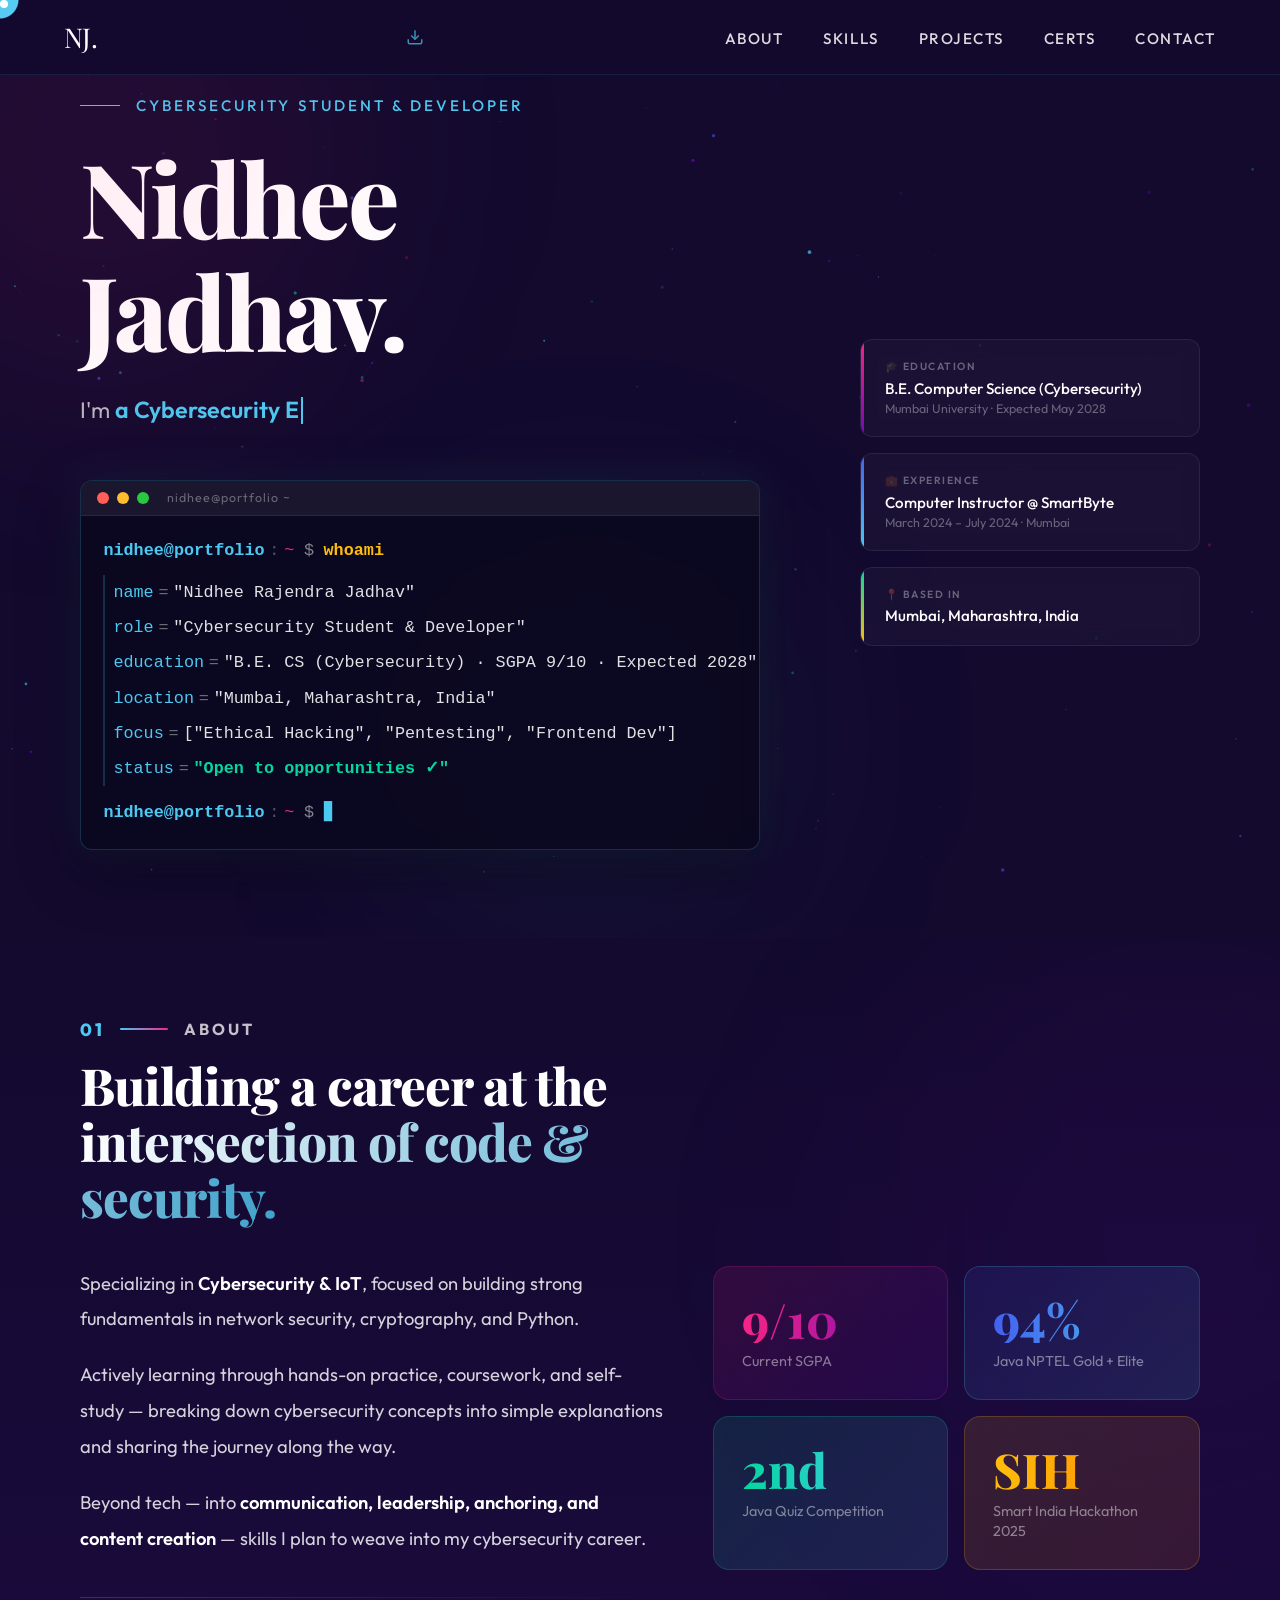
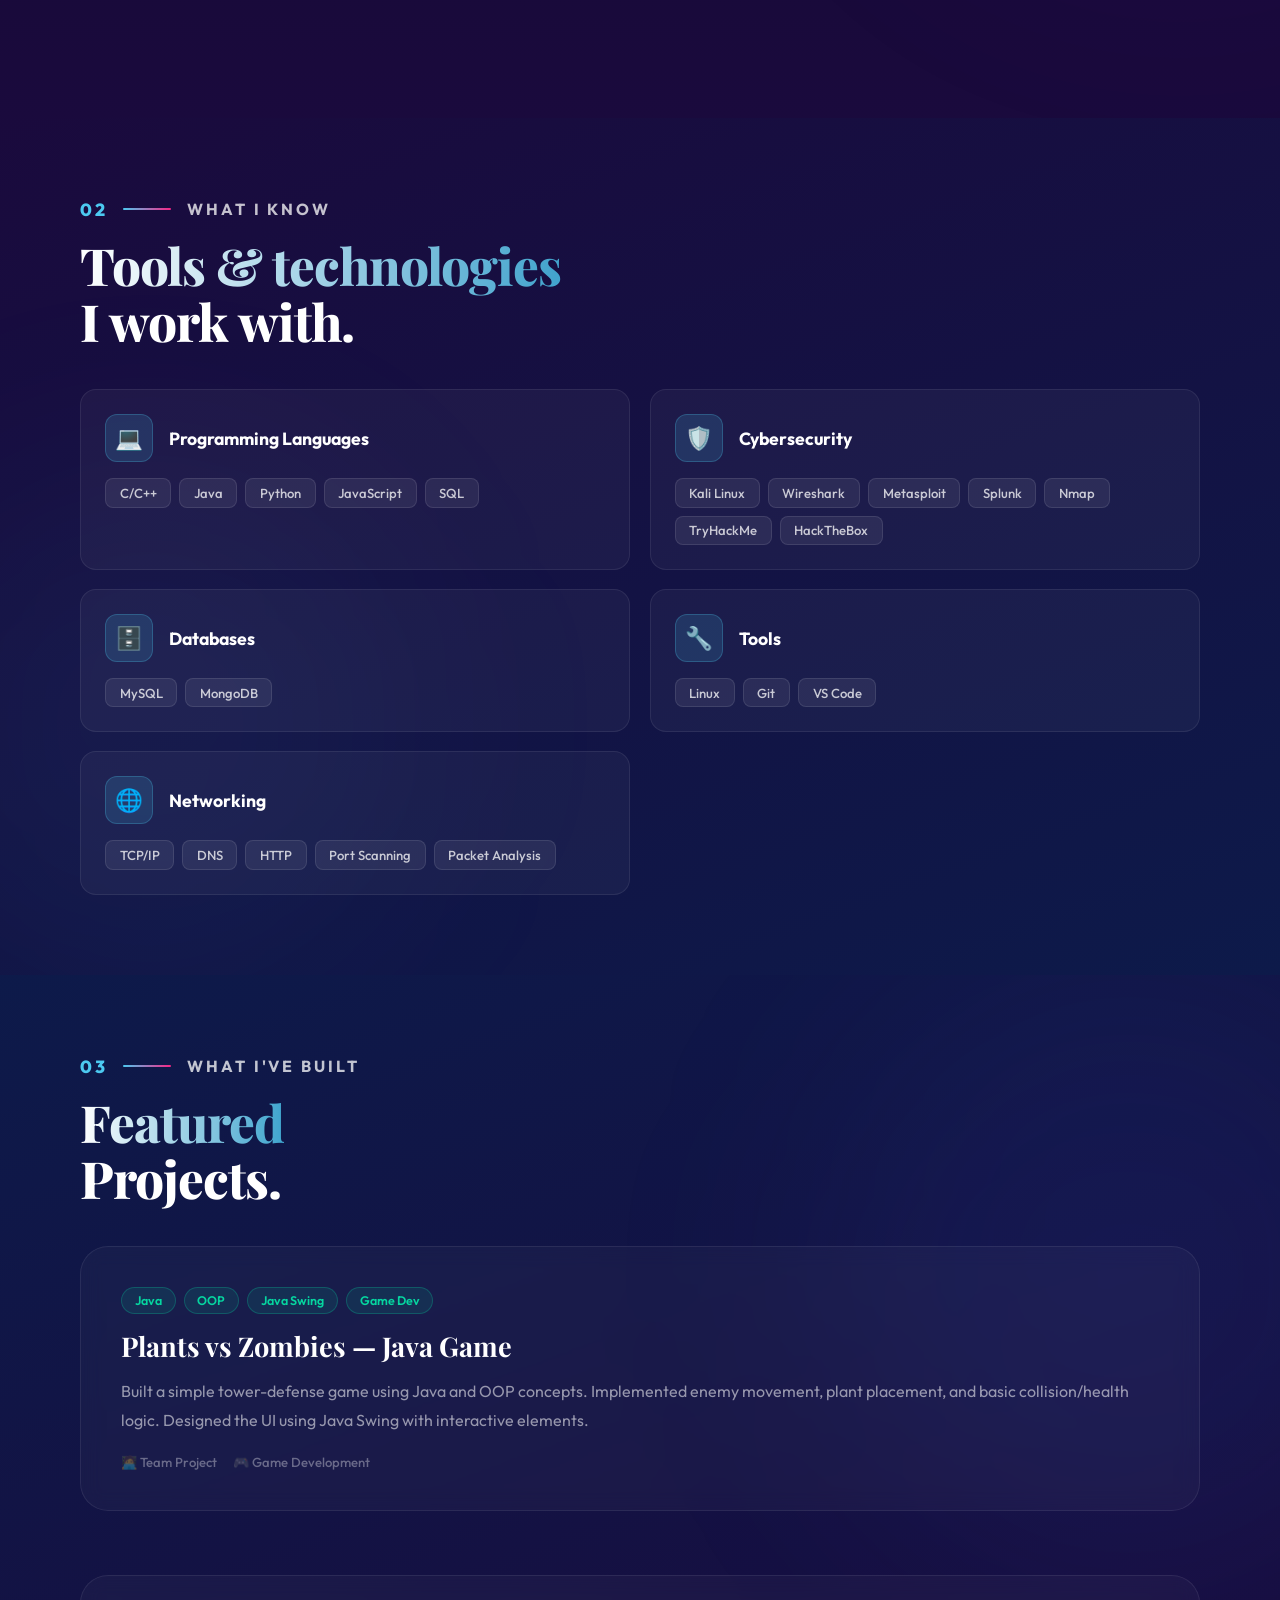
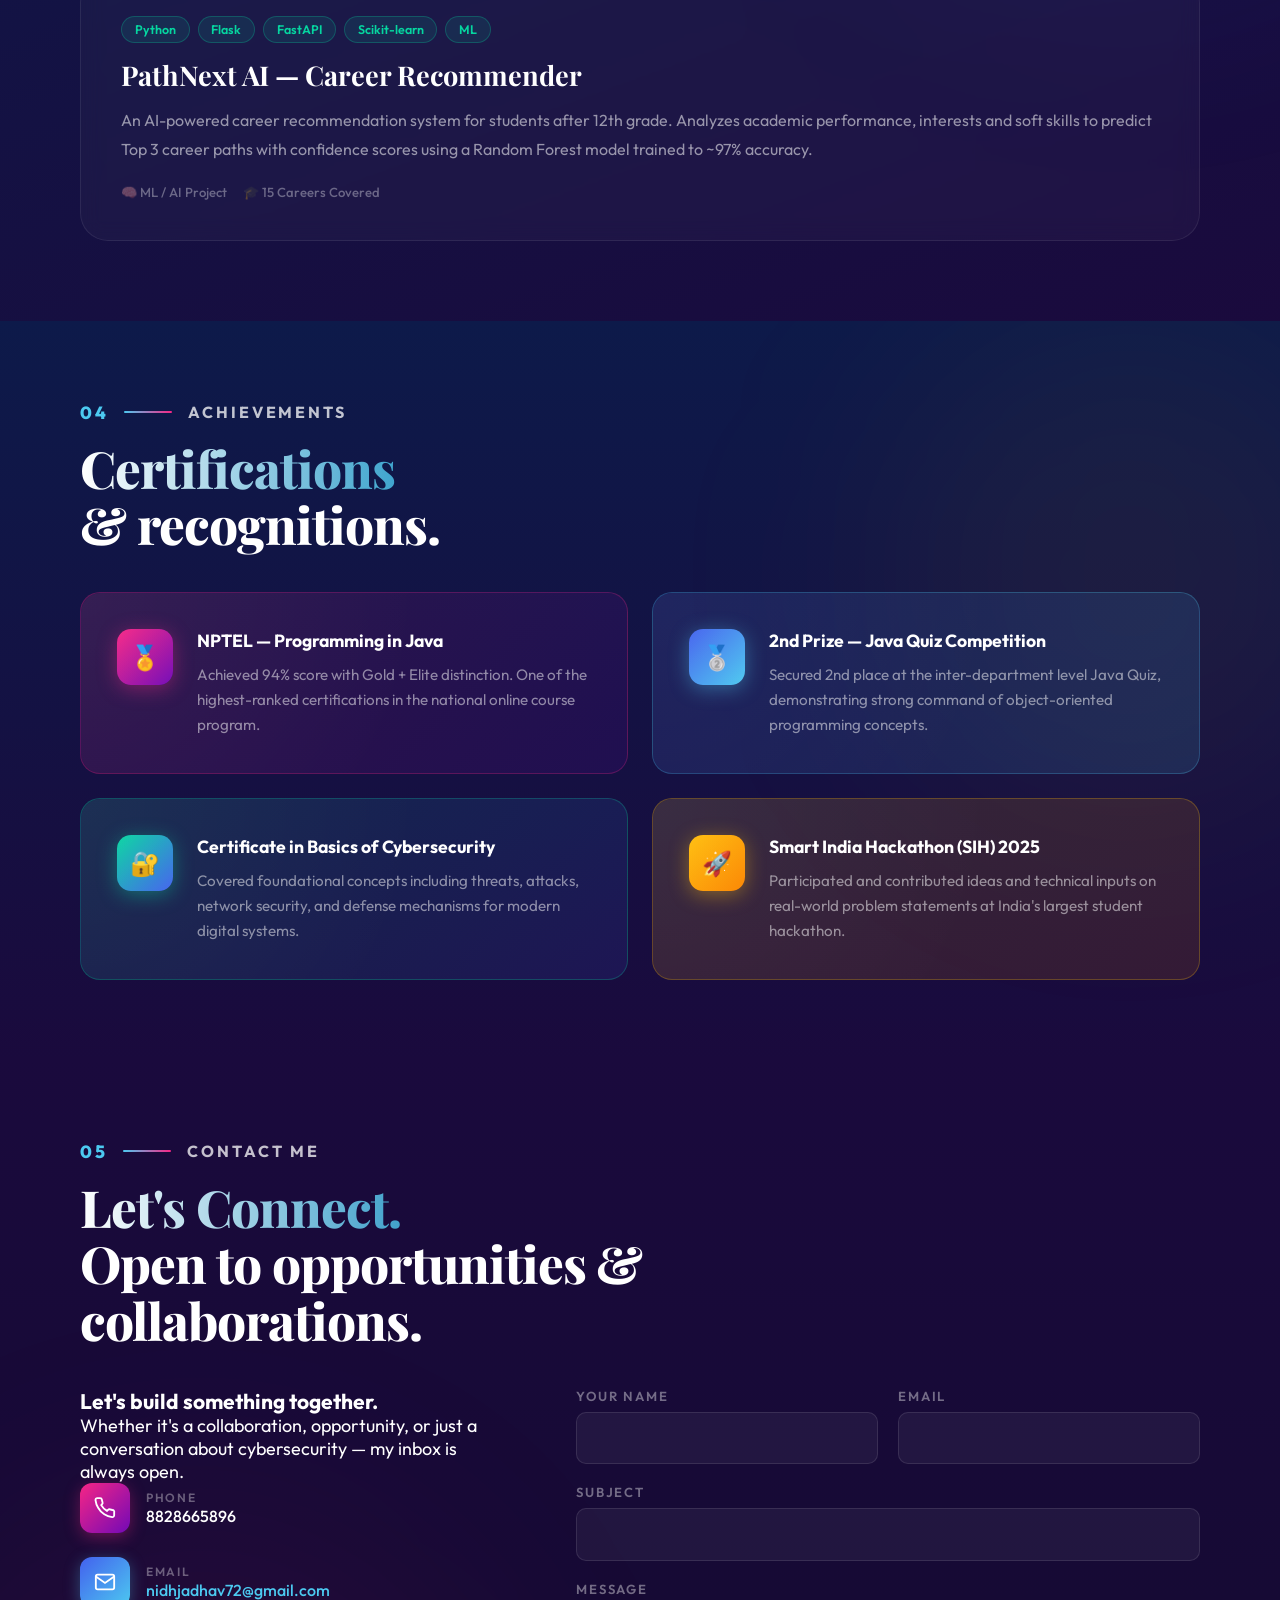
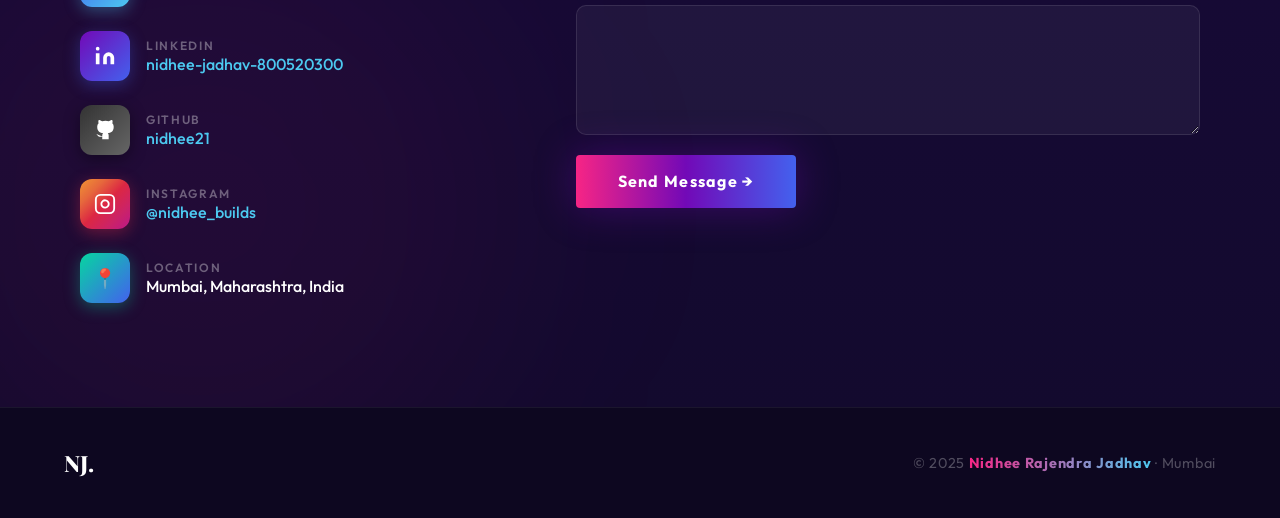
<file: index.html>
<!DOCTYPE html>
<html lang="en">
<head>
  <meta charset="UTF-8"/>
  <meta name="viewport" content="width=device-width, initial-scale=1.0"/>
  <title>Nidhee Jadhav — Portfolio</title>

  <!-- Google Fonts -->
  <link rel="preconnect" href="https://fonts.googleapis.com"/>
  <link rel="preconnect" href="https://fonts.gstatic.com" crossorigin/>
  <link href="https://fonts.googleapis.com/css2?family=Outfit:wght@300;400;500;600;700;800&family=Playfair+Display:wght@700;800;900&display=swap" rel="stylesheet"/>

  <!-- ── CSS FILES ──
       Each file controls one part of the site.
       Edit the matching file to change that section's style.
  -->
  <link rel="stylesheet" href="css/base.css"/>          <!-- Variables, reset, shared utils -->
  <link rel="stylesheet" href="css/cursor.css"/>        <!-- Liquid blob cursor -->
  <link rel="stylesheet" href="css/nav.css"/>           <!-- Navigation bar -->
  <link rel="stylesheet" href="css/hero.css"/>          <!-- Hero section -->
  <link rel="stylesheet" href="css/about.css"/>         <!-- About section -->
  <link rel="stylesheet" href="css/skills.css"/>        <!-- Skills section -->
  <link rel="stylesheet" href="css/projects.css"/>      <!-- Projects section -->
  <link rel="stylesheet" href="css/certifications.css"/><!-- Certifications section -->
  <link rel="stylesheet" href="css/contact.css"/>       <!-- Contact section & footer -->
  <link rel="stylesheet" href="css/responsive.css"/>    <!-- Tablet & mobile breakpoints -->
</head>
<body>

<!-- SVG Goo Filter (powers the liquid cursor effect) -->
<svg style="position:fixed;width:0;height:0;z-index:-1">
  <defs>
    <filter id="goo">
      <feGaussianBlur in="SourceGraphic" stdDeviation="8" result="blur"/>
      <feColorMatrix in="blur" mode="matrix" values="1 0 0 0 0  0 1 0 0 0  0 0 1 0 0  0 0 0 20 -8" result="goo"/>
    </filter>
  </defs>
</svg>

<!-- Liquid cursor elements -->
<div class="cursor-blob" id="cursorBlob"></div>
<div class="cursor-dot"  id="cursorDot"></div>

<!-- Particle canvas background -->
<canvas id="particle-canvas"></canvas>

<!-- ── NAVIGATION ── -->
<nav>
  <a href="#hero" class="nav-logo">NJ.</a>
  <a href="https://drive.google.com/file/d/1M8tUFvEe32ccP3AykCzbeRMym_hNiwYG/view?usp=drive_link" download class="resume-btn" title="Download Resume">
  <svg width="18" height="18" viewBox="0 0 24 24" fill="none" stroke="currentColor" stroke-width="2"><path d="M21 15v4a2 2 0 0 1-2 2H5a2 2 0 0 1-2-2v-4"/><polyline points="7 10 12 15 17 10"/><line x1="12" y1="15" x2="12" y2="3"/></svg>
</a>
  <button class="hamburger" id="hamburger" onclick="toggleMenu()">
    <span></span><span></span><span></span>
  </button>
  <ul class="nav-links" id="navLinks">
    <li><a href="#about"          onclick="closeMenu()">About</a></li>
    <li><a href="#skills"         onclick="closeMenu()">Skills</a></li>
    <li><a href="#projects"       onclick="closeMenu()">Projects</a></li>
    <li><a href="#certifications" onclick="closeMenu()">Certs</a></li>
    <li><a href="#contact"        onclick="closeMenu()">Contact</a></li>
  </ul>
</nav>

<!-- ══════════════════════════════════════════════════════
     SECTIONS
     Each section lives in its own file inside /sections/
     Open that file to edit the content of that section.
     ════════════════════════════════════════════════════ -->

<!-- Hero → edit: sections/hero.html -->
<section id="hero">
  <div class="blob" style="width:500px;height:500px;background:rgba(247,37,133,0.08);top:-100px;left:-150px"></div>
  <div class="blob" style="width:400px;height:400px;background:rgba(76,201,240,0.06);bottom:0;left:30%"></div>
  <div class="hero-left">
    <div class="hero-eyebrow">
      <div class="hero-eyebrow-line"></div>
      <span class="hero-eyebrow-text">Cybersecurity Student &amp; Developer</span>
    </div>
    <h1 class="hero-name">
      <span class="line1">Nidhee</span>
      <span class="line2">Jadhav.</span>
    </h1>
    <div class="typing-wrap">
      I'm <span id="typed-text"></span><span class="cursor-blink"></span>
    </div>
    <div class="terminal-box">
      <div class="terminal-bar">
        <span class="t-dot" style="background:#ff5f57"></span>
        <span class="t-dot" style="background:#febc2e"></span>
        <span class="t-dot" style="background:#28c840"></span>
        <span class="t-title">nidhee@portfolio ~</span>
      </div>
      <div class="terminal-body">
        <div class="t-line">
          <span class="t-prompt">nidhee@portfolio</span><span class="t-sep">:</span><span class="t-path">~</span><span class="t-dollar">$</span>
          <span class="t-cmd">whoami</span>
        </div>
        <div class="t-output">
          <div class="t-row"><span class="t-key">name</span><span class="t-eq">=</span><span class="t-val">"Nidhee Rajendra Jadhav"</span></div>
          <div class="t-row"><span class="t-key">role</span><span class="t-eq">=</span><span class="t-val">"Cybersecurity Student &amp; Developer"</span></div>
          <div class="t-row"><span class="t-key">education</span><span class="t-eq">=</span><span class="t-val">"B.E. CS (Cybersecurity) · SGPA 9/10 · Expected 2028"</span></div>
          <div class="t-row"><span class="t-key">location</span><span class="t-eq">=</span><span class="t-val">"Mumbai, Maharashtra, India"</span></div>
          <div class="t-row"><span class="t-key">focus</span><span class="t-eq">=</span><span class="t-val">["Ethical Hacking", "Pentesting", "Frontend Dev"]</span></div>
          <div class="t-row"><span class="t-key">status</span><span class="t-eq">=</span><span class="t-val t-green">"Open to opportunities ✓"</span></div>
        </div>
        <div class="t-line t-cursor-line">
          <span class="t-prompt">nidhee@portfolio</span><span class="t-sep">:</span><span class="t-path">~</span><span class="t-dollar">$</span>
          <span class="t-blink">▋</span>
        </div>
      </div>
    </div>
  </div>
  <div class="hero-cards">
    <div class="h-card">
      <div class="h-card-label">🎓 Education</div>
      <div class="h-card-val">B.E. Computer Science (Cybersecurity)</div>
      <div class="h-card-sub">Mumbai University · Expected May 2028</div>
    </div>
    <div class="h-card">
      <div class="h-card-label">💼 Experience</div>
      <div class="h-card-val">Computer Instructor @ SmartByte</div>
      <div class="h-card-sub">March 2024 – July 2024 · Mumbai</div>
    </div>
    <div class="h-card">
      <div class="h-card-label">📍 Based In</div>
      <div class="h-card-val">Mumbai, Maharashtra, India</div>
    </div>
  </div>
</section>

<!-- About → edit: sections/about.html -->
<section id="about">
  <div class="blob" style="width:600px;height:600px;background:rgba(114,9,183,0.07);top:0;right:-200px"></div>
  <div class="sec-tag fade-up">
    <span class="sec-tag-num">01</span>
    <div class="sec-tag-line"></div>
    <span class="sec-tag-label">About</span>
  </div>
  <h2 class="sec-title fade-up delay-1">Building a career at the<br><span class="grad-text">intersection of code &amp; security.</span></h2>
  <div class="about-layout">
    <div class="about-bio fade-up delay-1">
      <p>Specializing in <strong>Cybersecurity &amp; IoT</strong>, focused on building strong fundamentals in network security, cryptography, and Python.</p>
      <p>Actively learning through hands-on practice, coursework, and self-study — breaking down cybersecurity concepts into simple explanations and sharing the journey along the way.</p>
      <p>Beyond tech — into <strong>communication, leadership, anchoring, and content creation</strong> — skills I plan to weave into my cybersecurity career.</p>
      <div class="glow-divider"></div>
    </div>
    <div class="stats-grid fade-up delay-2">
      <div class="stat-card sc1"><div class="stat-num">9/10</div><div class="stat-lbl">Current SGPA</div></div>
      <div class="stat-card sc2"><div class="stat-num">94%</div><div class="stat-lbl">Java NPTEL Gold + Elite</div></div>
      <div class="stat-card sc3"><div class="stat-num">2nd</div><div class="stat-lbl">Java Quiz Competition</div></div>
      <div class="stat-card sc4"><div class="stat-num">SIH</div><div class="stat-lbl">Smart India Hackathon 2025</div></div>
    </div>
  </div>
</section>

<!-- Skills → edit: sections/skills.html -->
<section id="skills">
  <div class="blob" style="width:500px;height:500px;background:rgba(76,201,240,0.05);bottom:0;left:-100px"></div>
  <div class="sec-tag fade-up">
    <span class="sec-tag-num">02</span>
    <div class="sec-tag-line"></div>
    <span class="sec-tag-label">What I Know</span>
  </div>
  <h2 class="sec-title fade-up delay-1"><span class="grad-text">Tools &amp; technologies</span><br>I work with.</h2>

  <div class="skills-grid">

    <div class="skill-card fade-up slide-left delay-1">
      <div class="sk-header">
        <div class="sk-icon-box">💻</div>
        <div class="sk-name">Programming Languages</div>
      </div>
      <div class="skill-pills">
        <span class="pill">C/C++</span>
        <span class="pill">Java</span>
        <span class="pill">Python</span>
        <span class="pill">JavaScript</span>
        <span class="pill">SQL</span>
      </div>
    </div>

    <div class="skill-card fade-up slide-right delay-2">
      <div class="sk-header">
        <div class="sk-icon-box">🛡️</div>
        <div class="sk-name">Cybersecurity</div>
      </div>
      <div class="skill-pills">
        <span class="pill">Kali Linux</span>
        <span class="pill">Wireshark</span>
        <span class="pill">Metasploit</span>
        <span class="pill">Splunk</span>
        <span class="pill">Nmap</span>
        <span class="pill">TryHackMe</span>
        <span class="pill">HackTheBox</span>
      </div>
    </div>

    <div class="skill-card fade-up slide-left delay-3">
      <div class="sk-header">
        <div class="sk-icon-box">🗄️</div>
        <div class="sk-name">Databases</div>
      </div>
      <div class="skill-pills">
        <span class="pill">MySQL</span>
        <span class="pill">MongoDB</span>
      </div>
    </div>

    <div class="skill-card fade-up slide-right delay-1">
      <div class="sk-header">
        <div class="sk-icon-box">🔧</div>
        <div class="sk-name">Tools</div>
      </div>
      <div class="skill-pills">
        <span class="pill">Linux</span>
        <span class="pill">Git</span>
        <span class="pill">VS Code</span>
      </div>
    </div>

    <div class="skill-card fade-up slide-left delay-2">
      <div class="sk-header">
        <div class="sk-icon-box">🌐</div>
        <div class="sk-name">Networking</div>
      </div>
      <div class="skill-pills">
        <span class="pill">TCP/IP</span>
        <span class="pill">DNS</span>
        <span class="pill">HTTP</span>
        <span class="pill">Port Scanning</span>
        <span class="pill">Packet Analysis</span>
      </div>
    </div>

  </div>
</section>

<!-- Projects → edit: sections/projects.html -->
<section id="projects">
  <div class="blob" style="width:600px;height:600px;background:rgba(67,97,238,0.07);top:0;right:-150px"></div>
  <div class="sec-tag fade-up">
    <span class="sec-tag-num">03</span>
    <div class="sec-tag-line"></div>
    <span class="sec-tag-label">What I've Built</span>
  </div>
  <h2 class="sec-title fade-up delay-1"><span class="grad-text">Featured</span><br>Projects.</h2>
  <div class="projects-grid">

    <!-- Project 1: Plants vs Zombies -->
    <div class="proj-card fade-up slide-right delay-2">
      <div class="proj-info">
        <div class="proj-tags">
          <span class="ptag ptag-green">Java</span>
          <span class="ptag ptag-green">OOP</span>
          <span class="ptag ptag-green">Java Swing</span>
          <span class="ptag ptag-green">Game Dev</span>
        </div>
        <h3 class="proj-title">Plants vs Zombies — Java Game</h3>
        <p class="proj-desc">Built a simple tower-defense game using Java and OOP concepts. Implemented enemy movement, plant placement, and basic collision/health logic. Designed the UI using Java Swing with interactive elements.</p>
        <div class="proj-meta">
          <span class="proj-meta-item">🧑‍💻 Team Project</span>
          <span class="proj-meta-item">🎮 Game Development</span>
        </div>
      </div>
    </div>

    <!-- Project 2: PathNext AI -->
    <div class="proj-card fade-up slide-left delay-1">
      <div class="proj-info">
        <div class="proj-tags">
          <span class="ptag ptag-green">Python</span>
          <span class="ptag ptag-green">Flask</span>
          <span class="ptag ptag-green">FastAPI</span>
          <span class="ptag ptag-green">Scikit-learn</span>
          <span class="ptag ptag-green">ML</span>
        </div>
        <h3 class="proj-title">PathNext AI — Career Recommender</h3>
        <p class="proj-desc">An AI-powered career recommendation system for students after 12th grade. Analyzes academic performance, interests and soft skills to predict Top 3 career paths with confidence scores using a Random Forest model trained to ~97% accuracy.</p>
        <div class="proj-meta">
          <span class="proj-meta-item">🧠 ML / AI Project</span>
          <span class="proj-meta-item">🎓 15 Careers Covered</span>
        </div>
      </div>
    </div>

  </div>
</section>
<!-- Certifications → edit: sections/certifications.html -->
<section id="certifications">
  <div class="blob" style="width:500px;height:500px;background:rgba(255,190,11,0.05);top:0;right:-100px"></div>
  <div class="sec-tag fade-up">
    <span class="sec-tag-num">04</span>
    <div class="sec-tag-line"></div>
    <span class="sec-tag-label">Achievements</span>
  </div>
  <h2 class="sec-title fade-up delay-1"><span class="grad-text">Certifications</span><br>&amp; recognitions.</h2>
  <div class="cert-grid">
    <div class="cert-card cc1 fade-up slide-left delay-1">
      <div class="cert-icon-wrap">🏅</div>
      <div>
        <div class="cert-body-title">NPTEL — Programming in Java</div>
        <div class="cert-body-desc">Achieved 94% score with Gold + Elite distinction. One of the highest-ranked certifications in the national online course program.</div>
      </div>
    </div>
    <div class="cert-card cc2 fade-up slide-right delay-2">
      <div class="cert-icon-wrap">🥈</div>
      <div>
        <div class="cert-body-title">2nd Prize — Java Quiz Competition</div>
        <div class="cert-body-desc">Secured 2nd place at the inter-department level Java Quiz, demonstrating strong command of object-oriented programming concepts.</div>
      </div>
    </div>
    <div class="cert-card cc3 fade-up slide-left delay-1">
      <div class="cert-icon-wrap">🔐</div>
      <div>
        <div class="cert-body-title">Certificate in Basics of Cybersecurity</div>
        <div class="cert-body-desc">Covered foundational concepts including threats, attacks, network security, and defense mechanisms for modern digital systems.</div>
      </div>
    </div>
    <div class="cert-card cc4 fade-up slide-right delay-2">
      <div class="cert-icon-wrap">🚀</div>
      <div>
        <div class="cert-body-title">Smart India Hackathon (SIH) 2025</div>
        <div class="cert-body-desc">Participated and contributed ideas and technical inputs on real-world problem statements at India's largest student hackathon.</div>
      </div>
    </div>
  </div>
</section>

<!-- Contact → edit: sections/contact.html -->
<section id="contact">
  <div class="blob" style="width:600px;height:600px;background:rgba(247,37,133,0.06);bottom:-100px;left:-100px"></div>
  <div class="sec-tag fade-up">
    <span class="sec-tag-num">05</span>
    <div class="sec-tag-line"></div>
    <span class="sec-tag-label">Contact Me</span>
  </div>
  <h2 class="sec-title fade-up delay-1"><span class="grad-text">Let's Connect.</span><br>Open to opportunities &amp; collaborations.</h2>
  <div class="contact-layout">
    <div class="fade-up delay-1">
      <h3>Let's build something together.</h3>
      <p>Whether it's a collaboration, opportunity, or just a conversation about cybersecurity — my inbox is always open.</p>
      <div class="contact-item ci1">
        <div class="ci-icon ci1" style="display:flex;align-items:center;justify-content:center">
  <svg width="22" height="22" viewBox="0 0 24 24" fill="none" stroke="white" stroke-width="2"><path d="M22 16.92v3a2 2 0 0 1-2.18 2 19.79 19.79 0 0 1-8.63-3.07A19.5 19.5 0 0 1 4.69 12 19.79 19.79 0 0 1 1.63 3.4 2 2 0 0 1 3.6 1.22h3a2 2 0 0 1 2 1.72c.127.96.361 1.903.7 2.81a2 2 0 0 1-.45 2.11L7.91 8.82a16 16 0 0 0 6.29 6.29l1.17-1.17a2 2 0 0 1 2.11-.45c.907.339 1.85.573 2.81.7A2 2 0 0 1 22 16.92z"/></svg>
</div>
        <div><div class="ci-lbl">Phone</div><div class="ci-val">8828665896</div></div>
      </div>
      <div class="contact-item ci2">
        <div class="ci-icon ci2" style="display:flex;align-items:center;justify-content:center">
  <svg width="22" height="22" viewBox="0 0 24 24" fill="none" stroke="white" stroke-width="2"><path d="M4 4h16c1.1 0 2 .9 2 2v12c0 1.1-.9 2-2 2H4c-1.1 0-2-.9-2-2V6c0-1.1.9-2 2-2z"/><polyline points="22,6 12,13 2,6"/></svg>
</div>
        <div>
          <div class="ci-lbl">Email</div>
          <div class="ci-val"><a href="https://mail.google.com/mail/?view=cm&to=nidhjadhav72@gmail.com" target="_blank">nidhjadhav72@gmail.com</a></div>
        </div>
      </div>
      <div class="contact-item ci3">
        <div class="ci-icon ci3" style="display:flex;align-items:center;justify-content:center">
  <svg width="22" height="22" viewBox="0 0 24 24" fill="white"><path d="M16 8a6 6 0 0 1 6 6v7h-4v-7a2 2 0 0 0-2-2 2 2 0 0 0-2 2v7h-4v-7a6 6 0 0 1 6-6z"/><rect x="2" y="9" width="4" height="12"/><circle cx="4" cy="4" r="2"/></svg>
</div>
        <div>
          <div class="ci-lbl">LinkedIn</div>
          <div class="ci-val"><a href="https://www.linkedin.com/in/nidhee-jadhav-800520300" target="_blank">nidhee-jadhav-800520300</a></div>
        </div>
      </div>
      <div class="contact-item ci3">
  <div class="ci-icon" style="background:linear-gradient(135deg,#333,#666);box-shadow:0 4px 16px rgba(0,0,0,0.4);display:flex;align-items:center;justify-content:center">
  <svg width="22" height="22" viewBox="0 0 24 24" fill="white"><path d="M9 19c-5 1.5-5-2.5-7-3m14 6v-3.87a3.37 3.37 0 0 0-.94-2.61c3.14-.35 6.44-1.54 6.44-7A5.44 5.44 0 0 0 20 4.77 5.07 5.07 0 0 0 19.91 1S18.73.65 16 2.48a13.38 13.38 0 0 0-7 0C6.27.65 5.09 1 5.09 1A5.07 5.07 0 0 0 5 4.77a5.44 5.44 0 0 0-1.5 3.78c0 5.42 3.3 6.61 6.44 7A3.37 3.37 0 0 0 9 18.13V22"/></svg>
</div>
  <div>
    <div class="ci-lbl">GitHub</div>
    <div class="ci-val">
      <a href="https://github.com/nidhee21" target="_blank">nidhee21</a>
    </div>
  </div>
</div>

<div class="contact-item ci4">
  <div class="ci-icon" style="background:linear-gradient(135deg,#f09433,#e6683c,#dc2743,#cc2366,#bc1888);box-shadow:0 4px 16px rgba(220,39,67,0.4);display:flex;align-items:center;justify-content:center">
  <svg width="22" height="22" viewBox="0 0 24 24" fill="none" stroke="white" stroke-width="2"><rect x="2" y="2" width="20" height="20" rx="5" ry="5"/><path d="M16 11.37A4 4 0 1 1 12.63 8 4 4 0 0 1 16 11.37z"/><line x1="17.5" y1="6.5" x2="17.51" y2="6.5"/></svg>
</div>
  <div>
    <div class="ci-lbl">Instagram</div>
    <div class="ci-val">
      <a href="https://www.instagram.com/nidhee_builds" target="_blank">@nidhee_builds</a>
    </div>
  </div>
</div>
      <div class="contact-item ci4">
        <div class="ci-icon">📍</div>
        <div><div class="ci-lbl">Location</div><div class="ci-val">Mumbai, Maharashtra, India</div></div>
      </div>
    </div>
    <form class="contact-form fade-up delay-2" onsubmit="handleSubmit(event)" action="https://formspree.io/f/maqpbyny" method="POST">
      <div class="form-row">
      <div class="fg"><label>Your Name</label><input type="text" name="name" placeholder="" required></div>
        <div class="fg"><label>Email</label><input type="email" name="email" placeholder="" required></div>
      </div>
      <div class="fg"><label>Subject</label><input type="text" name="subject" placeholder=""></div>
      <div class="fg"><label>Message</label><textarea name="message" placeholder="" required></textarea></div>
      <button type="submit" class="btn-submit">Send Message →</button>
      <div id="form-ok" style="display:none;font-size:0.88rem;font-weight:600;background:linear-gradient(90deg,var(--teal),var(--cyan));-webkit-background-clip:text;-webkit-text-fill-color:transparent;background-clip:text">
        ✓ Message sent! I'll get back to you soon.
      </div>
    </form>
  </div>
</section>

<!-- Footer -->
<footer>
  <div class="footer-logo">NJ.</div>
  <div class="footer-copy">© 2025 <span class="footer-grad">Nidhee Rajendra Jadhav</span> · Mumbai</div>
</footer>

<!-- ── JS FILES ──
     Each file controls one feature.
     Edit the matching file to change that behaviour.
-->
<script src="js/particles.js"></script>   <!-- Animated particle background -->
<script src="js/cursor.js"></script>      <!-- Liquid blob cursor -->
<script src="js/typing.js"></script>      <!-- Typing animation in hero -->
<script src="js/nav.js"></script>         <!-- Hamburger menu + scroll observer -->
<script src="js/form.js"></script>        <!-- Contact form submission -->

</body>
</html>
</file>
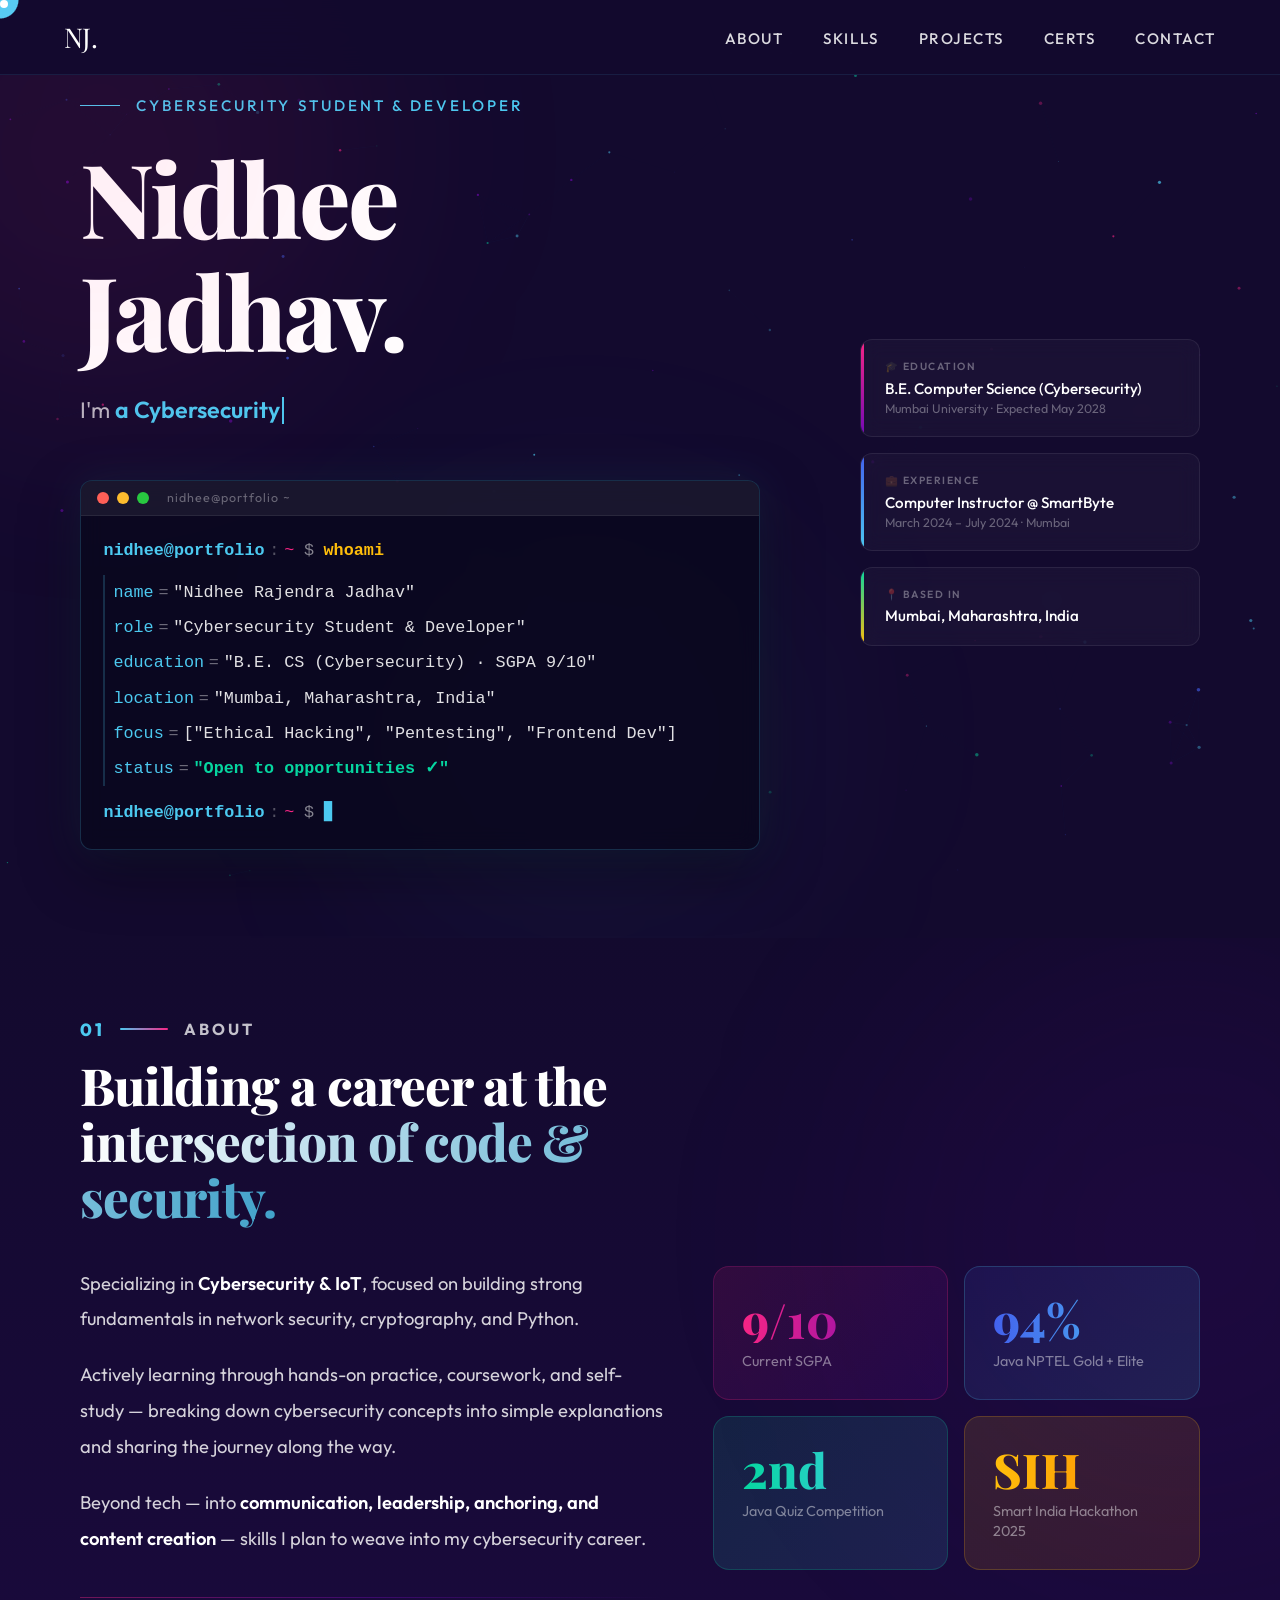
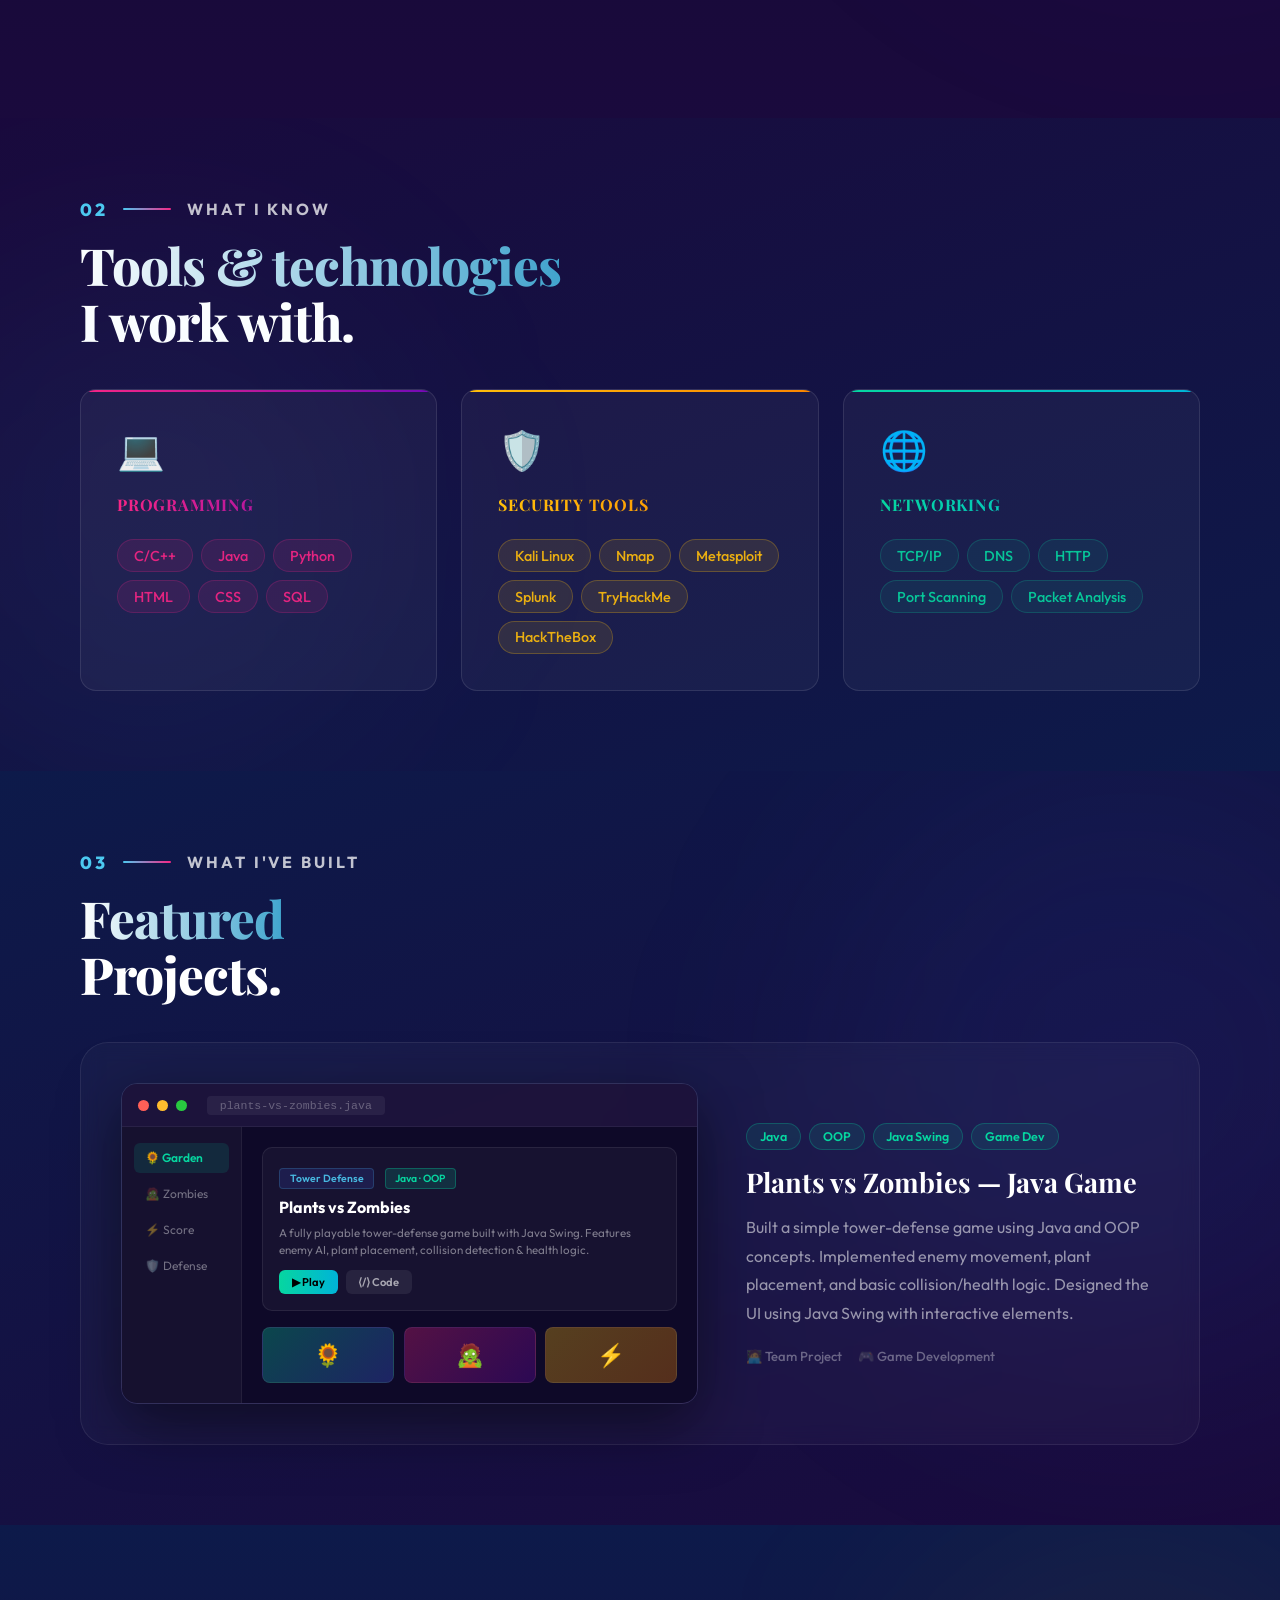
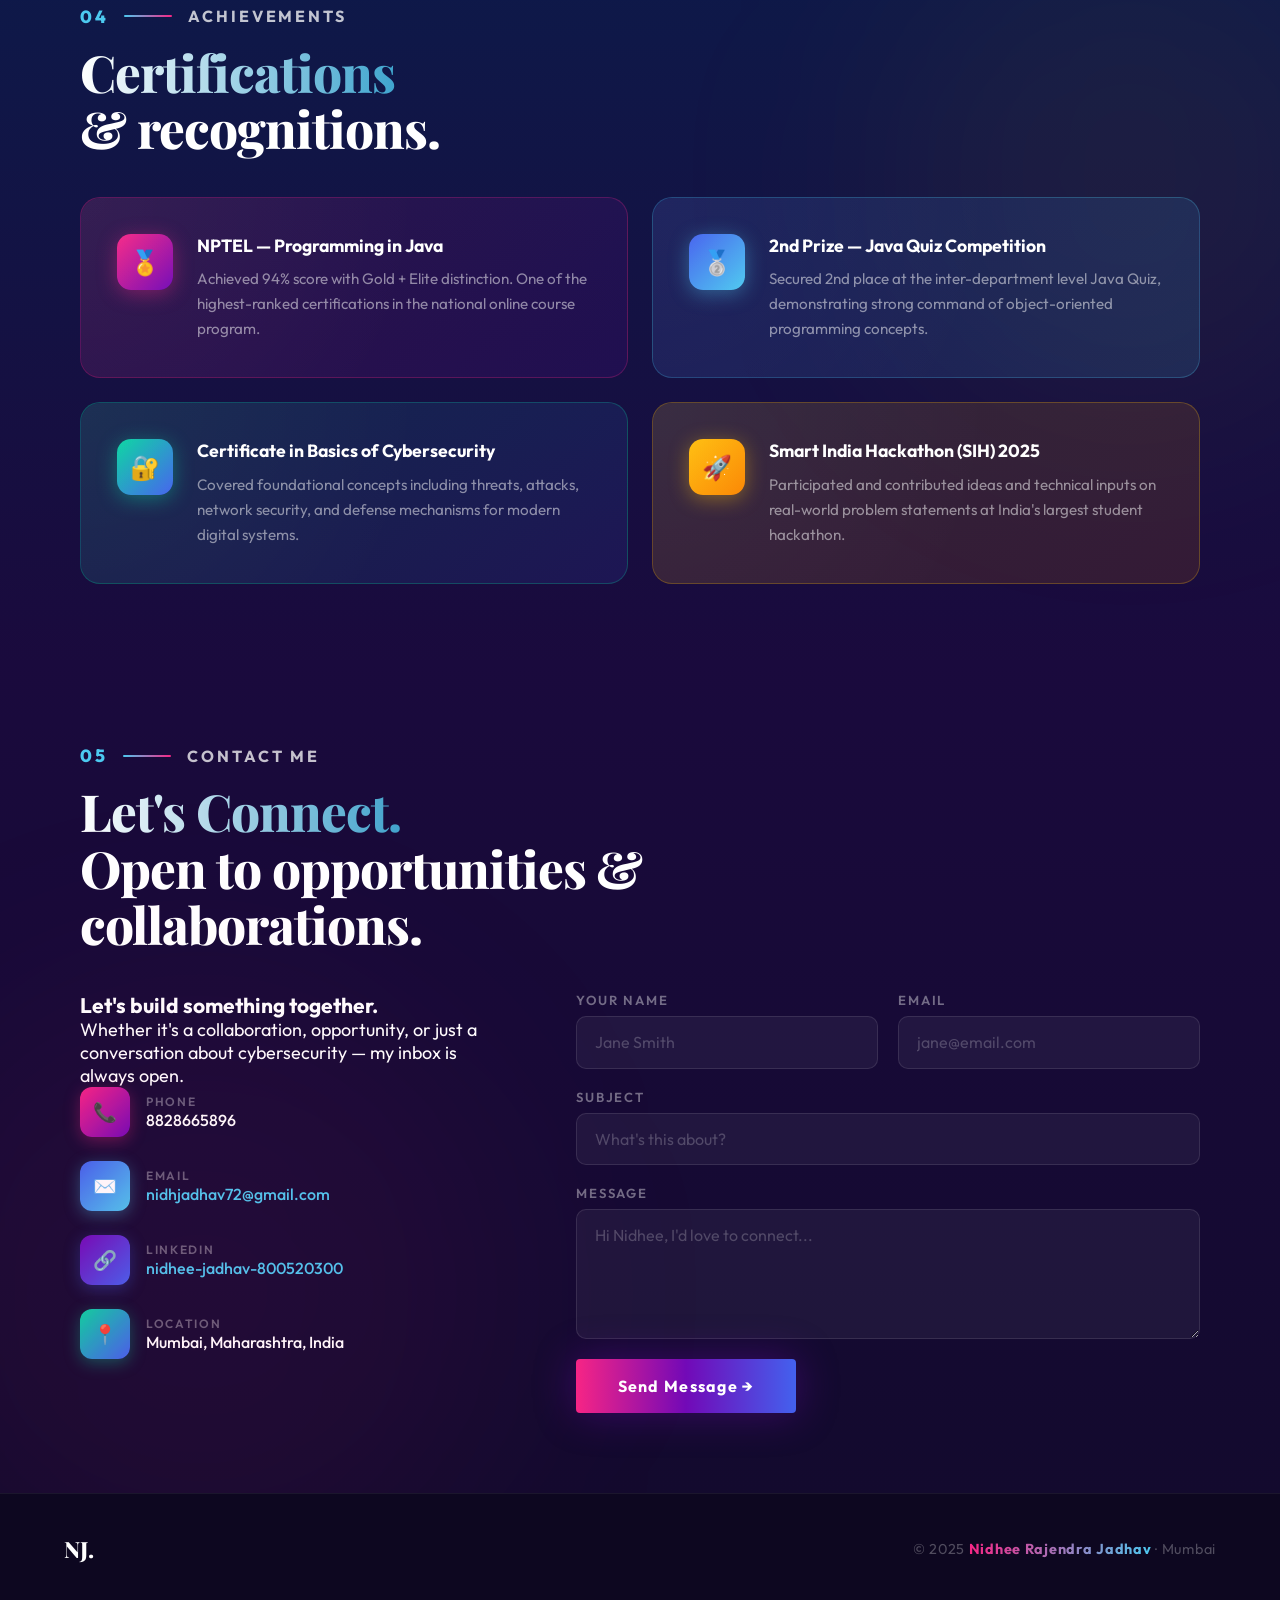
<file: nidhee-portfolio-split/portfolio/index.html>
<!DOCTYPE html>
<html lang="en">
<head>
  <meta charset="UTF-8"/>
  <meta name="viewport" content="width=device-width, initial-scale=1.0"/>
  <title>Nidhee Jadhav — Portfolio</title>

  <!-- Google Fonts -->
  <link rel="preconnect" href="https://fonts.googleapis.com"/>
  <link rel="preconnect" href="https://fonts.gstatic.com" crossorigin/>
  <link href="https://fonts.googleapis.com/css2?family=Outfit:wght@300;400;500;600;700;800&family=Playfair+Display:wght@700;800;900&display=swap" rel="stylesheet"/>

  <!-- ── CSS FILES ──
       Each file controls one part of the site.
       Edit the matching file to change that section's style.
  -->
  <link rel="stylesheet" href="css/base.css"/>          <!-- Variables, reset, shared utils -->
  <link rel="stylesheet" href="css/cursor.css"/>        <!-- Liquid blob cursor -->
  <link rel="stylesheet" href="css/nav.css"/>           <!-- Navigation bar -->
  <link rel="stylesheet" href="css/hero.css"/>          <!-- Hero section -->
  <link rel="stylesheet" href="css/about.css"/>         <!-- About section -->
  <link rel="stylesheet" href="css/skills.css"/>        <!-- Skills section -->
  <link rel="stylesheet" href="css/projects.css"/>      <!-- Projects section -->
  <link rel="stylesheet" href="css/certifications.css"/><!-- Certifications section -->
  <link rel="stylesheet" href="css/contact.css"/>       <!-- Contact section & footer -->
  <link rel="stylesheet" href="css/responsive.css"/>    <!-- Tablet & mobile breakpoints -->
</head>
<body>

<!-- SVG Goo Filter (powers the liquid cursor effect) -->
<svg style="position:fixed;width:0;height:0;z-index:-1">
  <defs>
    <filter id="goo">
      <feGaussianBlur in="SourceGraphic" stdDeviation="8" result="blur"/>
      <feColorMatrix in="blur" mode="matrix" values="1 0 0 0 0  0 1 0 0 0  0 0 1 0 0  0 0 0 20 -8" result="goo"/>
    </filter>
  </defs>
</svg>

<!-- Liquid cursor elements -->
<div class="cursor-blob" id="cursorBlob"></div>
<div class="cursor-dot"  id="cursorDot"></div>

<!-- Particle canvas background -->
<canvas id="particle-canvas"></canvas>

<!-- ── NAVIGATION ── -->
<nav>
  <a href="#hero" class="nav-logo">NJ.</a>
  <button class="hamburger" id="hamburger" onclick="toggleMenu()">
    <span></span><span></span><span></span>
  </button>
  <ul class="nav-links" id="navLinks">
    <li><a href="#about"          onclick="closeMenu()">About</a></li>
    <li><a href="#skills"         onclick="closeMenu()">Skills</a></li>
    <li><a href="#projects"       onclick="closeMenu()">Projects</a></li>
    <li><a href="#certifications" onclick="closeMenu()">Certs</a></li>
    <li><a href="#contact"        onclick="closeMenu()">Contact</a></li>
  </ul>
</nav>

<!-- ══════════════════════════════════════════════════════
     SECTIONS
     Each section lives in its own file inside /sections/
     Open that file to edit the content of that section.
     ════════════════════════════════════════════════════ -->

<!-- Hero → edit: sections/hero.html -->
<section id="hero">
  <div class="blob" style="width:500px;height:500px;background:rgba(247,37,133,0.08);top:-100px;left:-150px"></div>
  <div class="blob" style="width:400px;height:400px;background:rgba(76,201,240,0.06);bottom:0;left:30%"></div>
  <div class="hero-left">
    <div class="hero-eyebrow">
      <div class="hero-eyebrow-line"></div>
      <span class="hero-eyebrow-text">Cybersecurity Student &amp; Developer</span>
    </div>
    <h1 class="hero-name">
      <span class="line1">Nidhee</span>
      <span class="line2">Jadhav.</span>
    </h1>
    <div class="typing-wrap">
      I'm <span id="typed-text"></span><span class="cursor-blink"></span>
    </div>
    <div class="terminal-box">
      <div class="terminal-bar">
        <span class="t-dot" style="background:#ff5f57"></span>
        <span class="t-dot" style="background:#febc2e"></span>
        <span class="t-dot" style="background:#28c840"></span>
        <span class="t-title">nidhee@portfolio ~</span>
      </div>
      <div class="terminal-body">
        <div class="t-line">
          <span class="t-prompt">nidhee@portfolio</span><span class="t-sep">:</span><span class="t-path">~</span><span class="t-dollar">$</span>
          <span class="t-cmd">whoami</span>
        </div>
        <div class="t-output">
          <div class="t-row"><span class="t-key">name</span><span class="t-eq">=</span><span class="t-val">"Nidhee Rajendra Jadhav"</span></div>
          <div class="t-row"><span class="t-key">role</span><span class="t-eq">=</span><span class="t-val">"Cybersecurity Student &amp; Developer"</span></div>
          <div class="t-row"><span class="t-key">education</span><span class="t-eq">=</span><span class="t-val">"B.E. CS (Cybersecurity) · SGPA 9/10"</span></div>
          <div class="t-row"><span class="t-key">location</span><span class="t-eq">=</span><span class="t-val">"Mumbai, Maharashtra, India"</span></div>
          <div class="t-row"><span class="t-key">focus</span><span class="t-eq">=</span><span class="t-val">["Ethical Hacking", "Pentesting", "Frontend Dev"]</span></div>
          <div class="t-row"><span class="t-key">status</span><span class="t-eq">=</span><span class="t-val t-green">"Open to opportunities ✓"</span></div>
        </div>
        <div class="t-line t-cursor-line">
          <span class="t-prompt">nidhee@portfolio</span><span class="t-sep">:</span><span class="t-path">~</span><span class="t-dollar">$</span>
          <span class="t-blink">▋</span>
        </div>
      </div>
    </div>
  </div>
  <div class="hero-cards">
    <div class="h-card">
      <div class="h-card-label">🎓 Education</div>
      <div class="h-card-val">B.E. Computer Science (Cybersecurity)</div>
      <div class="h-card-sub">Mumbai University · Expected May 2028</div>
    </div>
    <div class="h-card">
      <div class="h-card-label">💼 Experience</div>
      <div class="h-card-val">Computer Instructor @ SmartByte</div>
      <div class="h-card-sub">March 2024 – July 2024 · Mumbai</div>
    </div>
    <div class="h-card">
      <div class="h-card-label">📍 Based In</div>
      <div class="h-card-val">Mumbai, Maharashtra, India</div>
    </div>
  </div>
</section>

<!-- About → edit: sections/about.html -->
<section id="about">
  <div class="blob" style="width:600px;height:600px;background:rgba(114,9,183,0.07);top:0;right:-200px"></div>
  <div class="sec-tag fade-up">
    <span class="sec-tag-num">01</span>
    <div class="sec-tag-line"></div>
    <span class="sec-tag-label">About</span>
  </div>
  <h2 class="sec-title fade-up delay-1">Building a career at the<br><span class="grad-text">intersection of code &amp; security.</span></h2>
  <div class="about-layout">
    <div class="about-bio fade-up delay-1">
      <p>Specializing in <strong>Cybersecurity &amp; IoT</strong>, focused on building strong fundamentals in network security, cryptography, and Python.</p>
      <p>Actively learning through hands-on practice, coursework, and self-study — breaking down cybersecurity concepts into simple explanations and sharing the journey along the way.</p>
      <p>Beyond tech — into <strong>communication, leadership, anchoring, and content creation</strong> — skills I plan to weave into my cybersecurity career.</p>
      <div class="glow-divider"></div>
    </div>
    <div class="stats-grid fade-up delay-2">
      <div class="stat-card sc1"><div class="stat-num">9/10</div><div class="stat-lbl">Current SGPA</div></div>
      <div class="stat-card sc2"><div class="stat-num">94%</div><div class="stat-lbl">Java NPTEL Gold + Elite</div></div>
      <div class="stat-card sc3"><div class="stat-num">2nd</div><div class="stat-lbl">Java Quiz Competition</div></div>
      <div class="stat-card sc4"><div class="stat-num">SIH</div><div class="stat-lbl">Smart India Hackathon 2025</div></div>
    </div>
  </div>
</section>

<!-- Skills → edit: sections/skills.html -->
<section id="skills">
  <div class="blob" style="width:500px;height:500px;background:rgba(76,201,240,0.05);bottom:0;left:-100px"></div>
  <div class="sec-tag fade-up">
    <span class="sec-tag-num">02</span>
    <div class="sec-tag-line"></div>
    <span class="sec-tag-label">What I Know</span>
  </div>
  <h2 class="sec-title fade-up delay-1"><span class="grad-text">Tools &amp; technologies</span><br>I work with.</h2>
  <div class="skills-grid">
    <div class="skill-card fade-up delay-1">
      <span class="sk-icon">💻</span>
      <div class="sk-name">Programming</div>
      <div class="skill-pills">
        <span class="pill">C/C++</span>
        <span class="pill">Java</span>
        <span class="pill">Python</span>
        <span class="pill">HTML</span>
        <span class="pill">CSS</span>
        <span class="pill">SQL</span>
      </div>
    </div>
    <div class="skill-card fade-up delay-2">
      <span class="sk-icon">🛡️</span>
      <div class="sk-name">Security Tools</div>
      <div class="skill-pills">
        <span class="pill">Kali Linux</span>
        <span class="pill">Nmap</span>
        <span class="pill">Metasploit</span>
        <span class="pill">Splunk</span>
        <span class="pill">TryHackMe</span>
        <span class="pill">HackTheBox</span>
      </div>
    </div>
    <div class="skill-card fade-up delay-3">
      <span class="sk-icon">🌐</span>
      <div class="sk-name">Networking</div>
      <div class="skill-pills">
        <span class="pill">TCP/IP</span>
        <span class="pill">DNS</span>
        <span class="pill">HTTP</span>
        <span class="pill">Port Scanning</span>
        <span class="pill">Packet Analysis</span>
      </div>
    </div>
  </div>
</section>

<!-- Projects → edit: sections/projects.html -->
<section id="projects">
  <div class="blob" style="width:600px;height:600px;background:rgba(67,97,238,0.07);top:0;right:-150px"></div>
  <div class="sec-tag fade-up">
    <span class="sec-tag-num">03</span>
    <div class="sec-tag-line"></div>
    <span class="sec-tag-label">What I've Built</span>
  </div>
  <h2 class="sec-title fade-up delay-1"><span class="grad-text">Featured</span><br>Projects.</h2>
  <div class="projects-grid">
    <div class="proj-card fade-up delay-1">
      <div class="proj-mockup">
        <div class="mockup-bar">
          <span class="mbar-dot" style="background:#ff5f57"></span>
          <span class="mbar-dot" style="background:#febc2e"></span>
          <span class="mbar-dot" style="background:#28c840"></span>
          <div class="mbar-url">plants-vs-zombies.java</div>
        </div>
        <div class="mockup-screen">
          <div class="mockup-sidebar">
            <div class="msb-item active">🌻 Garden</div>
            <div class="msb-item">🧟 Zombies</div>
            <div class="msb-item">⚡ Score</div>
            <div class="msb-item">🛡️ Defense</div>
          </div>
          <div class="mockup-content">
            <div class="mc-hero-card">
              <div class="mc-tag">Tower Defense</div>
              <div class="mc-tag" style="background:rgba(6,214,160,0.15);color:var(--teal);border-color:rgba(6,214,160,0.3)">Java · OOP</div>
              <div class="mc-title">Plants vs Zombies</div>
              <div class="mc-desc">A fully playable tower-defense game built with Java Swing. Features enemy AI, plant placement, collision detection &amp; health logic.</div>
              <div class="mc-actions">
                <div class="mc-btn">▶ Play</div>
                <div class="mc-btn mc-btn-ghost">⟨/⟩ Code</div>
              </div>
            </div>
            <div class="mc-thumb-row">
              <div class="mc-thumb" style="background:linear-gradient(135deg,rgba(6,214,160,0.3),rgba(67,97,238,0.3))">🌻</div>
              <div class="mc-thumb" style="background:linear-gradient(135deg,rgba(247,37,133,0.3),rgba(114,9,183,0.3))">🧟</div>
              <div class="mc-thumb" style="background:linear-gradient(135deg,rgba(255,190,11,0.3),rgba(251,133,0,0.3))">⚡</div>
            </div>
          </div>
        </div>
      </div>
      <div class="proj-info">
        <div class="proj-tags">
          <span class="ptag ptag-green">Java</span>
          <span class="ptag ptag-green">OOP</span>
          <span class="ptag ptag-green">Java Swing</span>
          <span class="ptag ptag-green">Game Dev</span>
        </div>
        <h3 class="proj-title">Plants vs Zombies — Java Game</h3>
        <p class="proj-desc">Built a simple tower-defense game using Java and OOP concepts. Implemented enemy movement, plant placement, and basic collision/health logic. Designed the UI using Java Swing with interactive elements.</p>
        <div class="proj-meta">
          <span class="proj-meta-item">🧑‍💻 Team Project</span>
          <span class="proj-meta-item">🎮 Game Development</span>
        </div>
      </div>
    </div>
  </div>
</section>

<!-- Certifications → edit: sections/certifications.html -->
<section id="certifications">
  <div class="blob" style="width:500px;height:500px;background:rgba(255,190,11,0.05);top:0;right:-100px"></div>
  <div class="sec-tag fade-up">
    <span class="sec-tag-num">04</span>
    <div class="sec-tag-line"></div>
    <span class="sec-tag-label">Achievements</span>
  </div>
  <h2 class="sec-title fade-up delay-1"><span class="grad-text">Certifications</span><br>&amp; recognitions.</h2>
  <div class="cert-grid">
    <div class="cert-card cc1 fade-up delay-1">
      <div class="cert-icon-wrap">🏅</div>
      <div>
        <div class="cert-body-title">NPTEL — Programming in Java</div>
        <div class="cert-body-desc">Achieved 94% score with Gold + Elite distinction. One of the highest-ranked certifications in the national online course program.</div>
      </div>
    </div>
    <div class="cert-card cc2 fade-up delay-2">
      <div class="cert-icon-wrap">🥈</div>
      <div>
        <div class="cert-body-title">2nd Prize — Java Quiz Competition</div>
        <div class="cert-body-desc">Secured 2nd place at the inter-department level Java Quiz, demonstrating strong command of object-oriented programming concepts.</div>
      </div>
    </div>
    <div class="cert-card cc3 fade-up delay-1">
      <div class="cert-icon-wrap">🔐</div>
      <div>
        <div class="cert-body-title">Certificate in Basics of Cybersecurity</div>
        <div class="cert-body-desc">Covered foundational concepts including threats, attacks, network security, and defense mechanisms for modern digital systems.</div>
      </div>
    </div>
    <div class="cert-card cc4 fade-up delay-2">
      <div class="cert-icon-wrap">🚀</div>
      <div>
        <div class="cert-body-title">Smart India Hackathon (SIH) 2025</div>
        <div class="cert-body-desc">Participated and contributed ideas and technical inputs on real-world problem statements at India's largest student hackathon.</div>
      </div>
    </div>
  </div>
</section>

<!-- Contact → edit: sections/contact.html -->
<section id="contact">
  <div class="blob" style="width:600px;height:600px;background:rgba(247,37,133,0.06);bottom:-100px;left:-100px"></div>
  <div class="sec-tag fade-up">
    <span class="sec-tag-num">05</span>
    <div class="sec-tag-line"></div>
    <span class="sec-tag-label">Contact Me</span>
  </div>
  <h2 class="sec-title fade-up delay-1"><span class="grad-text">Let's Connect.</span><br>Open to opportunities &amp; collaborations.</h2>
  <div class="contact-layout">
    <div class="fade-up delay-1">
      <h3>Let's build something together.</h3>
      <p>Whether it's a collaboration, opportunity, or just a conversation about cybersecurity — my inbox is always open.</p>
      <div class="contact-item ci1">
        <div class="ci-icon">📞</div>
        <div><div class="ci-lbl">Phone</div><div class="ci-val">8828665896</div></div>
      </div>
      <div class="contact-item ci2">
        <div class="ci-icon">✉️</div>
        <div>
          <div class="ci-lbl">Email</div>
          <div class="ci-val"><a href="https://mail.google.com/mail/?view=cm&to=nidhjadhav72@gmail.com" target="_blank">nidhjadhav72@gmail.com</a></div>
        </div>
      </div>
      <div class="contact-item ci3">
        <div class="ci-icon">🔗</div>
        <div>
          <div class="ci-lbl">LinkedIn</div>
          <div class="ci-val"><a href="https://www.linkedin.com/in/nidhee-jadhav-800520300" target="_blank">nidhee-jadhav-800520300</a></div>
        </div>
      </div>
      <div class="contact-item ci4">
        <div class="ci-icon">📍</div>
        <div><div class="ci-lbl">Location</div><div class="ci-val">Mumbai, Maharashtra, India</div></div>
      </div>
    </div>
    <form class="contact-form fade-up delay-2" onsubmit="handleSubmit(event)" action="https://formspree.io/f/maqpbyny" method="POST">
      <div class="form-row">
        <div class="fg"><label>Your Name</label><input type="text" name="name" placeholder="Jane Smith" required></div>
        <div class="fg"><label>Email</label><input type="email" name="email" placeholder="jane@email.com" required></div>
      </div>
      <div class="fg"><label>Subject</label><input type="text" name="subject" placeholder="What's this about?"></div>
      <div class="fg"><label>Message</label><textarea name="message" placeholder="Hi Nidhee, I'd love to connect..." required></textarea></div>
      <button type="submit" class="btn-submit">Send Message →</button>
      <div id="form-ok" style="display:none;font-size:0.88rem;font-weight:600;background:linear-gradient(90deg,var(--teal),var(--cyan));-webkit-background-clip:text;-webkit-text-fill-color:transparent;background-clip:text">
        ✓ Message sent! I'll get back to you soon.
      </div>
    </form>
  </div>
</section>

<!-- Footer -->
<footer>
  <div class="footer-logo">NJ.</div>
  <div class="footer-copy">© 2025 <span class="footer-grad">Nidhee Rajendra Jadhav</span> · Mumbai</div>
</footer>

<!-- ── JS FILES ──
     Each file controls one feature.
     Edit the matching file to change that behaviour.
-->
<script src="js/particles.js"></script>   <!-- Animated particle background -->
<script src="js/cursor.js"></script>      <!-- Liquid blob cursor -->
<script src="js/typing.js"></script>      <!-- Typing animation in hero -->
<script src="js/nav.js"></script>         <!-- Hamburger menu + scroll observer -->
<script src="js/form.js"></script>        <!-- Contact form submission -->

</body>
</html>
</file>
<file: css/base.css>
/* ============================================
   base.css — CSS Variables, Reset & Utilities
   ============================================ */

*,*::before,*::after { box-sizing: border-box; margin: 0; padding: 0; max-width: 100%; }

:root {
  --pink:    #f72585;
  --violet:  #7209b7;
  --blue:    #4361ee;
  --cyan:    #4cc9f0;
  --teal:    #06d6a0;
  --yellow:  #ffbe0b;
  --orange:  #fb8500;
  --white:   #fff;
  --dark:    #130a2e;
  --sans:    'Outfit', sans-serif;
  --display: 'Playfair Display', serif;
}

html {
  scroll-behavior: smooth;
  overflow-x: hidden;
}

body {
  background:  var(--dark);
  color:       var(--white);
  font-family: var(--sans);
  font-size:   18px;
  overflow-x:  hidden;
  cursor:      none;
  position:    relative;
  width:       100%;
}

html, body, * { cursor: none !important; }

/* Particle Canvas */
#particle-canvas {
  position:       fixed;
  top: 0; left: 0;
  width:          100%;
  height:         100%;
  z-index:        0;
  pointer-events: none;
}

/* Section basics */
section {
  padding:   5rem 5rem;
  position:  relative;
  z-index:   1;
  overflow:  hidden;
}

.sec-tag {
  display:       flex;
  align-items:   center;
  gap:           1rem;
  margin-bottom: 1rem;
}
.sec-tag-num   { font-size: 1.1rem; font-weight: 800; letter-spacing: 0.15em; color: var(--cyan); }
.sec-tag-line  { width: 48px; height: 2px; background: linear-gradient(90deg, var(--cyan), var(--pink)); border-radius: 2px; }
.sec-tag-label { font-size: 1rem; font-weight: 700; letter-spacing: 0.18em; text-transform: uppercase; color: rgba(255,255,255,0.75); }

.sec-title {
  font-family:   var(--display);
  font-size:     clamp(2rem, 4vw, 3.5rem);
  font-weight:   800;
  line-height:   1.1;
  letter-spacing:-0.02em;
  margin-bottom: 2.5rem;
  max-width:     640px;
}

.grad-text {
  background:             linear-gradient(90deg, var(--white) 0%, rgba(76,201,240,0.8) 100%);
  -webkit-background-clip: text;
  -webkit-text-fill-color: transparent;
  background-clip:         text;
}

/* Glow blob decoration */
.blob {
  position:       absolute;
  border-radius:  50%;
  filter:         blur(120px);
  pointer-events: none;
  z-index:        0;
}


/* Touch device: restore cursor */
@media (hover: none), (pointer: coarse) {
  html, body, * { cursor: auto !important; }
  .cursor-blob, .cursor-dot { display: none !important; }
}

/* ── SCROLL SLIDE IN ANIMATIONS ── */
.fade-up {
  opacity: 0;
  transform: translateY(30px);
  transition: opacity 0.6s ease, transform 0.6s ease;
}
.fade-up.visible {
  opacity: 1;
  transform: translateY(0);
}

.slide-left {
  opacity: 0;
  transform: translateX(-40px);
  transition: opacity 0.6s ease, transform 0.6s ease;
}
.slide-left.visible {
  opacity: 1;
  transform: translateX(0);
}

.slide-right {
  opacity: 0;
  transform: translateX(40px);
  transition: opacity 0.6s ease, transform 0.6s ease;
}
.slide-right.visible {
  opacity: 1;
  transform: translateX(0);
}

.delay-1 { transition-delay: 0.1s; }
.delay-2 { transition-delay: 0.2s; }
.delay-3 { transition-delay: 0.3s; }

.slide-left {
  opacity: 0;
  transform: translateX(-60px);
  transition: opacity 0.7s ease, transform 0.7s ease;
}
.slide-left.visible {
  opacity: 1;
  transform: translateX(0);
}

.slide-right {
  opacity: 0;
  transform: translateX(60px);
  transition: opacity 0.7s ease, transform 0.7s ease;
}
.slide-right.visible {
  opacity: 1;
  transform: translateX(0);
}

.delay-1 { transition-delay: 0.15s; }
.delay-2 { transition-delay: 0.3s; }
.delay-3 { transition-delay: 0.45s; }
</file>
<file: css/cursor.css>
/* ============================================
   cursor.css — Liquid Blob Cursor
   ============================================ */

.cursor-blob {
  position:        fixed;
  top: 0; left: 0;
  width:           40px;
  height:          40px;
  background:      rgba(76,201,240,0.85);
  border-radius:   50%;
  pointer-events:  none;
  z-index:         999999;
  transform:       translate(0,0);
  transition:      width 0.3s ease, height 0.3s ease, background 0.3s ease;
  filter:          url('#goo');
  mix-blend-mode:  screen;
}

.cursor-dot {
  position:       fixed;
  top: 0; left: 0;
  width:          8px;
  height:         8px;
  background:     #ffffff;
  border-radius:  50%;
  pointer-events: none;
  z-index:        9999999;
  transform:      translate(0,0);
}

/* Hide legacy cursor elements */
.cursor      { display: none; }
.cursor-ring { display: none; }
</file>
<file: css/nav.css>
/* ============================================
   nav.css — Navigation Bar
   ============================================ */

nav {
  position:        fixed;
  top: 0; left: 0; right: 0;
  z-index:         500;
  display:         flex;
  justify-content: space-between;
  align-items:     center;
  padding:         1.2rem 4rem;
  background:      rgba(19,10,46,0.92);
  backdrop-filter: blur(20px);
  border-bottom:   1px solid rgba(76,201,240,0.1);
}

.nav-logo {
  font-family:     var(--display);
  font-size:       1.7rem;
  color:           var(--white);
  text-decoration: none;
  letter-spacing:  -0.02em;
}

.resume-btn {
  color: var(--cyan);
  display: flex;
  align-items: center;
  margin-left: 0.5rem;
  opacity: 0.7;
  transition: opacity 0.2s, transform 0.2s;
}
.resume-btn:hover { opacity: 1; transform: translateY(2px); }

.nav-links {
  display:    flex;
  gap:        2.5rem;
  list-style: none;
}

.nav-links a {
  text-decoration: none;
  font-size:       0.95rem;
  font-weight:     500;
  letter-spacing:  0.1em;
  text-transform:  uppercase;
  color:           rgba(255,255,255,0.85);
  transition:      color 0.2s;
  position:        relative;
}

.nav-links a::after {
  content:    '';
  position:   absolute;
  bottom:     -4px;
  left:       0;
  width:      0;
  height:     1px;
  background: var(--cyan);
  transition: width 0.3s;
}

.nav-links a:hover             { color: var(--cyan); }
.nav-links a:hover::after      { width: 100%; }

/* Hamburger (mobile only) */
.hamburger {
  display:    none;
  flex-direction: column;
  gap:        5px;
  cursor:     pointer;
  background: none;
  border:     none;
  padding:    4px;
}

.hamburger span {
  display:       block;
  width:         25px;
  height:        2px;
  background:    var(--white);
  border-radius: 2px;
  transition:    all 0.3s;
}

.hamburger.open span:nth-child(1) { transform: rotate(45deg) translate(5px,5px); }
.hamburger.open span:nth-child(2) { opacity: 0; width: 0; }
.hamburger.open span:nth-child(3) { transform: rotate(-45deg) translate(5px,-5px); }
</file>
<file: css/hero.css>
/* ============================================
   hero.css — Hero Section
   ============================================ */

#hero {
  min-height:            100vh;
  display:               grid;
  grid-template-columns: 1fr 340px;
  align-items:           center;
  gap:                   3rem;
  padding:               6rem 5rem 3rem 5rem;
  position:              relative;
  z-index:               1;
  overflow:              clip;
}

.hero-left {
  display:        flex;
  flex-direction: column;
  justify-content:center;
}

/* Eyebrow label */
.hero-eyebrow      { display: flex; align-items: center; gap: 1rem; margin-bottom: 1rem; }
.hero-eyebrow-line { width: 40px; height: 1px; background: var(--cyan); }
.hero-eyebrow-text {
  font-size:      0.95rem;
  font-weight:    500;
  letter-spacing: 0.2em;
  text-transform: uppercase;
  color:          var(--cyan);
}

/* Name */
.hero-name {
  font-family:    var(--display);
  font-size:      clamp(4rem, 8vw, 7.5rem);
  font-weight:    800;
  line-height:    1.1;
  letter-spacing: -0.03em;
  margin-bottom:  0.5rem;
  padding:        0.1em 0 0.1em 0;
  overflow:       visible;
}
.hero-name .line1 { color: var(--white); display: block; }
.hero-name .line2 {
  display:               block;
  padding-bottom:        0.1em;
  overflow:              visible;
  color:                 var(--white);
  -webkit-text-fill-color: var(--white);
}

/* Typing animation */
.typing-wrap {
  font-size:   1.4rem;
  color:       rgba(255,255,255,0.7);
  margin-bottom: 0.5rem;
  min-height:  2em;
  font-weight: 400;
}
#typed-text {
  color:       #4cc9f0;
  font-weight: 600;
  font-size:   1.45rem;
}
.cursor-blink {
  display:        inline-block;
  width:          2px;
  height:         1.2em;
  background:     var(--cyan);
  margin-left:    2px;
  vertical-align: text-bottom;
  animation:      blink 0.9s step-end infinite;
}
@keyframes blink { 50% { opacity: 0; } }

/* Terminal box */
.terminal-box {
  margin:          2rem 0 2.5rem 0;
  background:      rgba(10,8,30,0.85);
  border:          1px solid rgba(76,201,240,0.2);
  border-radius:   12px;
  max-width:       680px;
  width:           100%;
  overflow:        hidden;
  box-shadow:      0 0 40px rgba(76,201,240,0.08), 0 20px 60px rgba(0,0,0,0.4);
  backdrop-filter: blur(10px);
}
.t-row{display:flex;gap:0.3rem;white-space:nowrap;padding:0.05rem 0;overflow:visible;}
.terminal-bar {
  background:    rgba(255,255,255,0.06);
  border-bottom: 1px solid rgba(255,255,255,0.07);
  padding:       0.6rem 1rem;
  display:       flex;
  align-items:   center;
  gap:           0.5rem;
}
.t-dot   { width: 12px; height: 12px; border-radius: 50%; display: inline-block; }
.t-title { margin-left: 0.6rem; font-size: 0.78rem; color: rgba(255,255,255,0.35); letter-spacing: 0.08em; font-family: var(--sans); }
.terminal-body {
  padding:     1.1rem 1.4rem 1.2rem;
  font-family: 'Courier New', monospace;
  font-size:   1.05rem;
  line-height: 2;
  color:       rgba(255,255,255,0.88);
}
.t-line        { display: flex; align-items: center; gap: 0.3rem; flex-wrap: wrap; }
.t-prompt      { color: #4cc9f0; font-weight: 700; }
.t-sep         { color: rgba(255,255,255,0.3); }
.t-path        { color: #f72585; }
.t-dollar      { color: rgba(255,255,255,0.5); margin: 0 0.3rem; }
.t-cmd         { color: #ffbe0b; font-weight: 600; }
.t-output      { margin: 0.5rem 0 0.6rem 0; padding-left: 0.5rem; border-left: 2px solid rgba(76,201,240,0.2); }
.t-key         { color: #4cc9f0; }
.t-eq          { color: rgba(255,255,255,0.4); }
.t-val         { color: rgba(255,255,255,0.88); }
.t-green       { color: #06d6a0 !important; font-weight: 600; }
.t-cursor-line { margin-top: 0.3rem; }
.t-blink       { color: #4cc9f0; animation: blink 1s step-end infinite; }

/* Floating info cards (desktop right column) */
.hero-cards {
  display:        flex;
  flex-direction: column;
  gap:            1rem;
  width:          100%;
}
.h-card {
  background:      rgba(255,255,255,0.03);
  border:          1px solid rgba(255,255,255,0.08);
  border-radius:   12px;
  padding:         1.25rem 1.5rem;
  backdrop-filter: blur(10px);
  transition:      transform 0.3s, border-color 0.3s, box-shadow 0.3s;
  position:        relative;
  overflow:        hidden;
}
.h-card::before {
  content:       '';
  position:      absolute;
  top: 0; left: 0;
  width:         3px;
  height:        100%;
  border-radius: 12px 0 0 12px;
}
.h-card:nth-child(1) { animation: float1 6s ease-in-out infinite; }
.h-card:nth-child(2) { animation: float2 6s ease-in-out infinite 0.5s; }
.h-card:nth-child(3) { animation: float3 6s ease-in-out infinite 1s; }
@keyframes float1 { 0%,100%{transform:translateY(0)} 50%{transform:translateY(-8px)} }
@keyframes float2 { 0%,100%{transform:translateY(0)} 50%{transform:translateY(-6px)} }
@keyframes float3 { 0%,100%{transform:translateY(0)} 50%{transform:translateY(-10px)} }
.h-card:nth-child(1)::before { background: linear-gradient(180deg, var(--pink), var(--violet)); }
.h-card:nth-child(2)::before { background: linear-gradient(180deg, var(--blue), var(--cyan)); }
.h-card:nth-child(3)::before { background: linear-gradient(180deg, var(--teal), var(--yellow)); }
.h-card:hover {
  border-color: rgba(76,201,240,0.25);
  box-shadow:   0 8px 40px rgba(76,201,240,0.08);
  transform:    translateX(4px) !important;
}
.h-card-label { font-size: 0.65rem; font-weight: 600; letter-spacing: 0.14em; text-transform: uppercase; color: rgba(255,255,255,0.35); margin-bottom: 0.35rem; }
.h-card-val   { font-size: 0.95rem; font-weight: 500; color: var(--white); }
.h-card-sub   { font-size: 0.78rem; color: rgba(255,255,255,0.35); margin-top: 0.2rem; }
</file>
<file: css/about.css>
/* ============================================
   about.css — About Section
   ============================================ */

#about { background: linear-gradient(180deg, #130a2e 0%, #1a0a3d 100%); }

.about-layout {
  display:               grid;
  grid-template-columns: 1.2fr 1fr;
  gap:                   3rem;
  align-items:           start;
}

.about-bio {
  font-size:   1.15rem;
  line-height: 1.95;
  color:       rgba(255,255,255,0.82);
}
.about-bio strong  { color: var(--white); font-weight: 600; }
.about-bio p + p   { margin-top: 1.25rem; }

.glow-divider {
  width:      100%;
  height:     1px;
  background: linear-gradient(90deg, var(--pink), var(--violet), transparent);
  margin:     2.5rem 0;
  opacity:    0.4;
}

/* Stat cards */
.stats-grid {
  display:               grid;
  grid-template-columns: 1fr 1fr;
  gap:                   1rem;
}

.stat-card {
  border-radius: 16px;
  padding:       1.75rem;
  position:      relative;
  overflow:      hidden;
  cursor:        default;
  transition:    transform 0.3s, box-shadow 0.3s;
}
.stat-card:hover       { transform: translateY(-6px); }
.stat-card::after      { content:''; position:absolute; inset:0; border-radius:16px; opacity:0; transition:opacity 0.3s; }
.stat-card:hover::after { opacity: 1; }

.sc1 { background: linear-gradient(135deg,rgba(247,37,133,0.12),rgba(114,9,183,0.12)); border:1px solid rgba(247,37,133,0.2); }
.sc2 { background: linear-gradient(135deg,rgba(67,97,238,0.12),rgba(76,201,240,0.12));  border:1px solid rgba(76,201,240,0.2); }
.sc3 { background: linear-gradient(135deg,rgba(6,214,160,0.12),rgba(76,201,240,0.12));  border:1px solid rgba(6,214,160,0.2); }
.sc4 { background: linear-gradient(135deg,rgba(255,190,11,0.12),rgba(251,133,0,0.12));  border:1px solid rgba(255,190,11,0.2); }

.sc1:hover { box-shadow: 0 0 40px rgba(247,37,133,0.2); }
.sc2:hover { box-shadow: 0 0 40px rgba(76,201,240,0.2); }
.sc3:hover { box-shadow: 0 0 40px rgba(6,214,160,0.2); }
.sc4:hover { box-shadow: 0 0 40px rgba(255,190,11,0.2); }

.stat-num {
  font-family: var(--display);
  font-size:   3rem;
  font-weight: 800;
  line-height: 1;
}
.sc1 .stat-num { background:linear-gradient(90deg,var(--pink),var(--violet));  -webkit-background-clip:text; -webkit-text-fill-color:transparent; background-clip:text; }
.sc2 .stat-num { background:linear-gradient(90deg,var(--blue),var(--cyan));    -webkit-background-clip:text; -webkit-text-fill-color:transparent; background-clip:text; }
.sc3 .stat-num { background:linear-gradient(90deg,var(--teal),var(--cyan));    -webkit-background-clip:text; -webkit-text-fill-color:transparent; background-clip:text; }
.sc4 .stat-num { background:linear-gradient(90deg,var(--yellow),var(--orange));-webkit-background-clip:text; -webkit-text-fill-color:transparent; background-clip:text; }

.stat-lbl { font-size: 0.9rem; color: rgba(255,255,255,0.45); margin-top: 0.5rem; line-height: 1.4; }
</file>
<file: css/skills.css>
/* ============================================
   skills.css — Skills Section (new style)
   ============================================ */

#skills { background: linear-gradient(160deg, #1a0a3d 0%, #0d1a4a 100%); }

.skills-grid {
  display:               grid;
  grid-template-columns: repeat(2, 1fr);
  gap:                   1.2rem;
}

.skill-card {
  background:    rgba(255,255,255,0.04);
  border:        1px solid rgba(255,255,255,0.08);
  border-radius: 16px;
  padding:       1.5rem;
  display:       flex;
  flex-direction: column;
  gap:           1rem;
  transition:    transform 0.3s, box-shadow 0.3s;
}
.skill-card:hover { transform: translateY(-4px); box-shadow: 0 10px 40px rgba(76,201,240,0.1); }

/* Remove coloured top border */
.skill-card::before { display: none; }

/* Icon + title row */
.sk-header {
  display:     flex;
  align-items: center;
  gap:         1rem;
}

.sk-icon-box {
  width:          48px;
  height:         48px;
  border-radius:  12px;
  background:     rgba(76,201,240,0.15);
  border:         1px solid rgba(76,201,240,0.25);
  display:        flex;
  align-items:    center;
  justify-content:center;
  font-size:      1.4rem;
  flex-shrink:    0;
}

.sk-name {
  font-family:    var(--sans);
  font-size:      1.1rem;
  font-weight:    700;
  letter-spacing: 0;
  text-transform: none;
  color:          var(--white);
  -webkit-text-fill-color: var(--white);
  background:     none;
  margin-bottom:  0;
}

/* Pills */
.skill-pills { display: flex; flex-wrap: wrap; gap: 0.5rem; }

.pill {
  font-size:     0.82rem;
  font-weight:   500;
  padding:       0.35rem 0.85rem;
  border-radius: 8px;
  background:    rgba(255,255,255,0.07);
  color:         rgba(255,255,255,0.75);
  border:        1px solid rgba(255,255,255,0.1);
  transition:    all 0.2s;
  cursor:        default;
}
.pill:hover {
  background: rgba(76,201,240,0.15);
  color:      var(--cyan);
  border-color: rgba(76,201,240,0.3);
}

/* Mobile */
@media(max-width:600px){
  .skills-grid { grid-template-columns: 1fr; }
  .skill-card  { padding: 1.2rem; }
}

/* ── GLOW PULSE on hover ── */
@keyframes glowPulse {
  0%,100% { box-shadow: 0 0 10px rgba(76,201,240,0.2); }
  50%      { box-shadow: 0 0 30px rgba(76,201,240,0.5), 0 0 60px rgba(76,201,240,0.2); }
}
.skill-card:hover {
  animation: glowPulse 1.5s ease-in-out infinite;
}
</file>
<file: css/projects.css>
/* ============================================
   projects.css — Projects Section
   ============================================ */

#projects { background: linear-gradient(160deg, #0d1a4a 0%, #1a0a3d 100%); }

.projects-grid { display: flex; flex-direction: column; gap: 4rem; }

/* Project card wrapper */
.proj-card {
  display:               grid;
  grid-template-columns: 1fr;
  gap:                   3rem;
  align-items:           center;
  background:            rgba(255,255,255,0.03);
  border:                1px solid rgba(255,255,255,0.08);
  border-radius:         28px;
  padding:               2.5rem;
  backdrop-filter:       blur(10px);
  transition:            transform 0.3s, box-shadow 0.3s;
}
.proj-card:hover { transform: translateY(-6px); box-shadow: 0 30px 80px rgba(67,97,238,0.15); }

/* Browser mockup */
.proj-mockup {
  border-radius: 16px;
  overflow:      hidden;
  box-shadow:    0 20px 60px rgba(0,0,0,0.5);
  border:        1px solid rgba(255,255,255,0.1);
}

.mockup-bar {
  background:    rgba(30,20,60,0.95);
  padding:       0.7rem 1rem;
  display:       flex;
  align-items:   center;
  gap:           0.5rem;
  border-bottom: 1px solid rgba(255,255,255,0.06);
}
.mbar-dot { width: 11px; height: 11px; border-radius: 50%; flex-shrink: 0; }
.mbar-url {
  margin-left:   0.75rem;
  font-size:     0.72rem;
  color:         rgba(255,255,255,0.3);
  background:    rgba(255,255,255,0.06);
  padding:       0.2rem 0.8rem;
  border-radius: 4px;
  font-family:   monospace;
}

.mockup-screen {
  display:               grid;
  grid-template-columns: 120px 1fr;
  background:            rgba(15,10,40,0.98);
  min-height:            240px;
}

.mockup-sidebar {
  background:     rgba(255,255,255,0.03);
  border-right:   1px solid rgba(255,255,255,0.06);
  padding:        1rem 0.75rem;
  display:        flex;
  flex-direction: column;
  gap:            0.4rem;
}
.msb-item {
  font-size:     0.75rem;
  padding:       0.45rem 0.7rem;
  border-radius: 6px;
  color:         rgba(255,255,255,0.4);
  cursor:        default;
  transition:    all 0.2s;
  white-space:   nowrap;
}
.msb-item.active { background: rgba(6,214,160,0.12); color: var(--teal); font-weight: 600; }
.msb-item:hover  { background: rgba(255,255,255,0.05); color: rgba(255,255,255,0.7); }

.mockup-content {
  padding:        1.25rem;
  display:        flex;
  flex-direction: column;
  gap:            1rem;
}
.mc-hero-card {
  background:    rgba(255,255,255,0.04);
  border:        1px solid rgba(255,255,255,0.08);
  border-radius: 10px;
  padding:       1rem;
}
.mc-tag {
  display:       inline-block;
  font-size:     0.65rem;
  font-weight:   600;
  padding:       0.2rem 0.6rem;
  border-radius: 4px;
  background:    rgba(67,97,238,0.15);
  color:         rgba(76,201,240,0.9);
  border:        1px solid rgba(76,201,240,0.2);
  margin-right:  0.4rem;
  margin-bottom: 0.5rem;
}
.mc-title  { font-size: 1rem; font-weight: 700; color: var(--white); margin-bottom: 0.4rem; }
.mc-desc   { font-size: 0.72rem; color: rgba(255,255,255,0.45); line-height: 1.5; margin-bottom: 0.75rem; }
.mc-actions { display: flex; gap: 0.5rem; }
.mc-btn      { font-size: 0.7rem; font-weight: 600; padding: 0.3rem 0.8rem; border-radius: 6px; background: linear-gradient(90deg, var(--teal), #00b4d8); color: #000; cursor: default; }
.mc-btn-ghost { background: rgba(255,255,255,0.07); color: rgba(255,255,255,0.6); }

.mc-thumb-row { display: flex; gap: 0.6rem; }
.mc-thumb {
  flex:          1;
  height:        56px;
  border-radius: 8px;
  display:       flex;
  align-items:   center;
  justify-content: center;
  font-size:     1.4rem;
  border:        1px solid rgba(255,255,255,0.07);
}

/* Project info (right side) */
.proj-tags  { display: flex; flex-wrap: wrap; gap: 0.5rem; margin-bottom: 1rem; }
.ptag       { font-size: 0.78rem; font-weight: 600; padding: 0.3rem 0.8rem; border-radius: 50px; }
.ptag-green { background: rgba(6,214,160,0.1); color: var(--teal); border: 1px solid rgba(6,214,160,0.25); }

.proj-title { font-family: var(--display); font-size: 1.7rem; font-weight: 700; color: var(--white); margin-bottom: 0.9rem; line-height: 1.2; }
.proj-desc  { font-size: 1rem; color: rgba(255,255,255,0.55); line-height: 1.8; margin-bottom: 1.25rem; }
.proj-meta  { display: flex; flex-wrap: wrap; gap: 1rem; }
.proj-meta-item { font-size: 0.82rem; color: rgba(255,255,255,0.35); font-weight: 500; }

/* ── FLIP on hover ── */
.proj-card {
  transition: transform 0.4s ease, box-shadow 0.4s ease;
  transform-style: preserve-3d;
}
.proj-card:hover {
  transform: perspective(1000px) rotateX(2deg) rotateY(-2deg) translateY(-8px);
  box-shadow: 0 30px 80px rgba(67,97,238,0.25);
}
</file>
<file: css/certifications.css>
/* ============================================
   certifications.css — Certifications Section
   ============================================ */

#certifications { background: linear-gradient(180deg, #0d1a4a 0%, #1a0a3d 100%); }

.cert-grid {
  display:               grid;
  grid-template-columns: repeat(2, 1fr);
  gap:                   1.5rem;
}

.cert-card {
  border-radius: 20px;
  padding:       2.25rem;
  display:       flex;
  gap:           1.5rem;
  align-items:   flex-start;
  position:      relative;
  overflow:      hidden;
  transition:    transform 0.3s, box-shadow 0.3s;
  cursor:        default;
}
.cert-card:hover { transform: translateY(-6px); }
.cert-card::after {
  content:         '';
  position:        absolute;
  inset:           0;
  border-radius:   20px;
  background:      radial-gradient(circle at top left, rgba(255,255,255,0.04), transparent 60%);
  pointer-events:  none;
}

.cc1 { background:linear-gradient(135deg,rgba(247,37,133,0.12),rgba(114,9,183,0.12)); border:1px solid rgba(247,37,133,0.25); }
.cc2 { background:linear-gradient(135deg,rgba(67,97,238,0.12),rgba(76,201,240,0.12));  border:1px solid rgba(76,201,240,0.25); }
.cc3 { background:linear-gradient(135deg,rgba(6,214,160,0.12),rgba(67,97,238,0.12));   border:1px solid rgba(6,214,160,0.25); }
.cc4 { background:linear-gradient(135deg,rgba(255,190,11,0.12),rgba(251,133,0,0.12));  border:1px solid rgba(255,190,11,0.25); }

.cc1:hover { box-shadow: 0 20px 60px rgba(247,37,133,0.2); }
.cc2:hover { box-shadow: 0 20px 60px rgba(76,201,240,0.2); }
.cc3:hover { box-shadow: 0 20px 60px rgba(6,214,160,0.2); }
.cc4:hover { box-shadow: 0 20px 60px rgba(255,190,11,0.2); }

.cert-icon-wrap {
  width:          56px;
  height:         56px;
  border-radius:  14px;
  display:        flex;
  align-items:    center;
  justify-content:center;
  font-size:      1.5rem;
  flex-shrink:    0;
}
.cc1 .cert-icon-wrap { background:linear-gradient(135deg,var(--pink),var(--violet));   box-shadow:0 4px 20px rgba(247,37,133,0.4); }
.cc2 .cert-icon-wrap { background:linear-gradient(135deg,var(--blue),var(--cyan));     box-shadow:0 4px 20px rgba(76,201,240,0.4); }
.cc3 .cert-icon-wrap { background:linear-gradient(135deg,var(--teal),var(--blue));     box-shadow:0 4px 20px rgba(6,214,160,0.4); }
.cc4 .cert-icon-wrap { background:linear-gradient(135deg,var(--yellow),var(--orange)); box-shadow:0 4px 20px rgba(255,190,11,0.4); }

.cert-body-title { font-weight: 700; font-size: 1.1rem; color: var(--white); margin-bottom: 0.5rem; line-height: 1.4; }
.cert-body-desc  { font-size: 0.95rem; color: rgba(255,255,255,0.5); line-height: 1.65; }

/* ── GLOW PULSE on hover ── */
.cc1:hover { animation: glowPulse 1.5s ease-in-out infinite; }
.cc2:hover { animation: glowPulse 1.5s ease-in-out infinite; }
.cc3:hover { animation: glowPulse 1.5s ease-in-out infinite; }
.cc4:hover { animation: glowPulse 1.5s ease-in-out infinite; }

@keyframes glowPulse {
  0%,100% { box-shadow: 0 0 10px rgba(76,201,240,0.2); }
  50%      { box-shadow: 0 0 30px rgba(76,201,240,0.5), 0 0 60px rgba(76,201,240,0.2); }
}
</file>
<file: css/contact.css>
/* ============================================
   contact.css — Contact Section & Footer
   ============================================ */

#contact { background: linear-gradient(180deg, #1a0a3d 0%, #130a2e 100%); }

.contact-layout {
  display:               grid;
  grid-template-columns: 1fr 1.5fr;
  gap:                   5rem;
  align-items:           start;
}

.contact-left h3 { font-family: var(--display); font-size: 1.7rem; font-weight: 700; color: var(--white); margin-bottom: 1rem; }
.contact-left p  { font-size: 1.05rem; color: rgba(255,255,255,0.5); line-height: 1.8; margin-bottom: 2.5rem; }

/* Contact info items */
.contact-item { display: flex; align-items: center; gap: 1rem; margin-bottom: 1.5rem; }
.ci-icon { width: 50px; height: 50px; border-radius: 12px; display: flex; align-items: center; justify-content: center; font-size: 1.2rem; flex-shrink: 0; }
.ci1 .ci-icon { background:linear-gradient(135deg,var(--pink),var(--violet));  box-shadow:0 4px 16px rgba(247,37,133,0.35); }
.ci2 .ci-icon { background:linear-gradient(135deg,var(--blue),var(--cyan));    box-shadow:0 4px 16px rgba(76,201,240,0.35); }
.ci3 .ci-icon { background:linear-gradient(135deg,var(--violet),var(--blue));  box-shadow:0 4px 16px rgba(67,97,238,0.35); }
.ci4 .ci-icon { background:linear-gradient(135deg,var(--teal),var(--blue));    box-shadow:0 4px 16px rgba(6,214,160,0.35); }
.ci-lbl { font-size: 0.75rem; font-weight: 600; letter-spacing: 0.14em; text-transform: uppercase; color: rgba(255,255,255,0.35); }
.ci-val { font-size: 1rem; font-weight: 500; color: var(--white); margin-top: 0.1rem; }
.ci-val a { color: var(--cyan); text-decoration: none; }
.ci-val a:hover { text-decoration: underline; }

/* Contact form */
.contact-form { display: flex; flex-direction: column; gap: 1.25rem; }
.form-row     { display: grid; grid-template-columns: 1fr 1fr; gap: 1.25rem; }
.fg           { display: flex; flex-direction: column; gap: 0.5rem; }
.fg label     { font-size: 0.82rem; font-weight: 600; letter-spacing: 0.14em; text-transform: uppercase; color: rgba(255,255,255,0.4); }

.fg input, .fg textarea {
  background:  rgba(255,255,255,0.05);
  border:      1px solid rgba(255,255,255,0.1);
  border-radius: 10px;
  padding:     0.95rem 1.1rem;
  font-family: var(--sans);
  font-size:   1rem;
  color:       var(--white);
  outline:     none;
  transition:  border-color 0.25s, box-shadow 0.25s;
}
.fg input::placeholder, .fg textarea::placeholder { color: rgba(255,255,255,0.22); }
.fg input:focus, .fg textarea:focus {
  border-color: rgba(76,201,240,0.5);
  box-shadow:   0 0 0 3px rgba(76,201,240,0.08), 0 0 20px rgba(76,201,240,0.1);
}
.fg textarea { resize: vertical; min-height: 130px; }

.btn-submit {
  display:         inline-flex;
  align-items:     center;
  gap:             0.6rem;
  padding:         1.05rem 2.6rem;
  border-radius:   4px;
  font-family:     var(--sans);
  font-size:       1rem;
  font-weight:     700;
  letter-spacing:  0.08em;
  border:          none;
  cursor:          pointer;
  width:           fit-content;
  position:        relative;
  overflow:        hidden;
  background:      linear-gradient(90deg, var(--pink), var(--violet), var(--blue));
  color:           #fff;
  box-shadow:      0 0 40px rgba(114,9,183,0.4);
  transition:      transform 0.2s, box-shadow 0.2s;
}
.btn-submit:hover { transform: translateY(-3px); box-shadow: 0 0 60px rgba(114,9,183,0.6); }

/* Footer */
footer {
  background:      #0d0720;
  border-top:      1px solid rgba(255,255,255,0.06);
  padding:         2.5rem 4rem;
  display:         flex;
  justify-content: space-between;
  align-items:     center;
  position:        relative;
  z-index:         1;
}
.footer-logo { font-family: var(--display); font-size: 1.4rem; font-weight: 800; color: var(--white); }
.footer-copy { font-size: 0.9rem; color: rgba(255,255,255,0.28); letter-spacing: 0.05em; }
.footer-grad {
  background:              linear-gradient(90deg, var(--pink), var(--cyan));
  -webkit-background-clip: text;
  -webkit-text-fill-color: transparent;
  background-clip:         text;
  font-weight:             700;
}
</file>
<file: css/responsive.css>
/* ============================================
   responsive.css — Tablet & Mobile Breakpoints
   ============================================ */

/* ── TABLET (≤ 1024px) ── */
@media (max-width: 1024px) {
  nav { padding: 1rem 2rem; }

  #hero {
    grid-template-columns: 1fr;
    padding:    5.5rem 2rem 3rem;
    min-height: auto;
  }
  .hero-left  { max-width: 100%; }
  .hero-cards { display: none; }
  .hero-name  { font-size: clamp(3.5rem, 12vw, 6rem); }

  section { padding: 4rem 2rem; }

  .about-layout  { grid-template-columns: 1fr; gap: 2.5rem; }
  .stats-grid    { grid-template-columns: 1fr 1fr; }
  .skills-grid   { grid-template-columns: 1fr 1fr; }

  .proj-card     { grid-template-columns: 1fr; gap: 2rem; }
  .proj-browser  { display: none; }

  .cert-grid        { grid-template-columns: 1fr 1fr; }
  .contact-layout   { grid-template-columns: 1fr; gap: 2rem; }
  .form-row         { grid-template-columns: 1fr; }

  footer { flex-direction: column; gap: 1rem; text-align: center; padding: 1.5rem 2rem; }
}

/* ── MOBILE (≤ 600px) ── */
@media (max-width: 600px) {
  /* Nav */
  nav { padding: 0.85rem 1.2rem; }
  .nav-logo { font-size: 1.3rem; }
  .hamburger { display: flex; }
  .nav-links {
    display:         none;
    flex-direction:  column;
    gap:             0;
    position:        absolute;
    top: 100%; left: 0; right: 0;
    background:      rgba(13,7,32,0.98);
    backdrop-filter: blur(20px);
    padding:         0;
    border-bottom:   1px solid rgba(76,201,240,0.15);
  }
  .nav-links.open { display: flex; }
  .nav-links li a {
    display:       block;
    padding:       1rem 1.5rem;
    font-size:     0.9rem;
    border-bottom: 1px solid rgba(255,255,255,0.05);
    color:         rgba(255,255,255,0.8);
  }

  /* Hero */
  #hero { padding: 4.5rem 1.2rem 2rem; gap: 2rem; }
  .hero-eyebrow-text { font-size: 0.68rem; }
  .hero-name         { font-size: clamp(2.8rem, 14vw, 4.5rem); }
  .typing-wrap       { font-size: 1rem; min-height: 1.8em; }
  .terminal-box      { margin: 0.8rem 0; max-width: 100%; }
  .terminal-body     { font-size: 0.75rem; padding: 0.7rem 0.9rem; line-height: 1.7; }
  .t-title           { font-size: 0.62rem; }
  .t-row             { white-space: normal; flex-wrap: wrap; }

  /* Sections */
  section    { padding: 2.5rem 1.2rem; }
  .sec-title { font-size: clamp(1.5rem, 6.5vw, 2.2rem); margin-bottom: 1.2rem; }

  /* About */
  .about-bio  { font-size: 0.95rem; line-height: 1.75; }
  .stats-grid { grid-template-columns: 1fr 1fr; gap: 0.7rem; }
  .stat-card  { padding: 1.1rem; }
  .stat-num   { font-size: 2rem; }
  .stat-lbl   { font-size: 0.78rem; }

  /* Skills */
  .skills-grid { grid-template-columns: 1fr; }
  .skill-card  { padding: 1.4rem; }

  /* Certifications */
  .cert-grid { grid-template-columns: 1fr; }
  .cert-card { padding: 1.2rem; flex-direction: column; gap: 0.8rem; }
  .cert-icon { width: 40px; height: 40px; font-size: 1.1rem; }

  /* Contact */
  .contact-layout { grid-template-columns: 1fr; }
  .contact-info   { gap: 0.8rem; }
  .contact-item   { padding: 0.9rem; }
  .fg input, .fg textarea { font-size: 0.88rem; padding: 0.75rem 0.9rem; }
  .btn-submit     { width: 100%; justify-content: center; }

  /* Footer */
  footer       { padding: 1rem 1.2rem; flex-direction: column; gap: 0.8rem; text-align: center; }
  .footer-copy { font-size: 0.75rem; }
}
</file>
<file: nidhee-portfolio-split/portfolio/css/base.css>
/* ============================================
   base.css — CSS Variables, Reset & Utilities
   ============================================ */

*,*::before,*::after { box-sizing: border-box; margin: 0; padding: 0; max-width: 100%; }

:root {
  --pink:    #f72585;
  --violet:  #7209b7;
  --blue:    #4361ee;
  --cyan:    #4cc9f0;
  --teal:    #06d6a0;
  --yellow:  #ffbe0b;
  --orange:  #fb8500;
  --white:   #fff;
  --dark:    #130a2e;
  --sans:    'Outfit', sans-serif;
  --display: 'Playfair Display', serif;
}

html {
  scroll-behavior: smooth;
  overflow-x: hidden;
}

body {
  background:  var(--dark);
  color:       var(--white);
  font-family: var(--sans);
  font-size:   18px;
  overflow-x:  hidden;
  cursor:      none;
  position:    relative;
  width:       100%;
}

html, body, * { cursor: none !important; }

/* Particle Canvas */
#particle-canvas {
  position:       fixed;
  top: 0; left: 0;
  width:          100%;
  height:         100%;
  z-index:        0;
  pointer-events: none;
}

/* Section basics */
section {
  padding:   5rem 5rem;
  position:  relative;
  z-index:   1;
  overflow:  hidden;
}

.sec-tag {
  display:       flex;
  align-items:   center;
  gap:           1rem;
  margin-bottom: 1rem;
}
.sec-tag-num   { font-size: 1.1rem; font-weight: 800; letter-spacing: 0.15em; color: var(--cyan); }
.sec-tag-line  { width: 48px; height: 2px; background: linear-gradient(90deg, var(--cyan), var(--pink)); border-radius: 2px; }
.sec-tag-label { font-size: 1rem; font-weight: 700; letter-spacing: 0.18em; text-transform: uppercase; color: rgba(255,255,255,0.75); }

.sec-title {
  font-family:   var(--display);
  font-size:     clamp(2rem, 4vw, 3.5rem);
  font-weight:   800;
  line-height:   1.1;
  letter-spacing:-0.02em;
  margin-bottom: 2.5rem;
  max-width:     640px;
}

.grad-text {
  background:             linear-gradient(90deg, var(--white) 0%, rgba(76,201,240,0.8) 100%);
  -webkit-background-clip: text;
  -webkit-text-fill-color: transparent;
  background-clip:         text;
}

/* Glow blob decoration */
.blob {
  position:       absolute;
  border-radius:  50%;
  filter:         blur(120px);
  pointer-events: none;
  z-index:        0;
}

/* Fade-up animation (always visible, observer adds .visible) */
.fade-up         { opacity: 1; transform: none; }
.fade-up.visible { opacity: 1; transform: none; }
.delay-1 {} .delay-2 {} .delay-3 {}

/* Touch device: restore cursor */
@media (hover: none), (pointer: coarse) {
  html, body, * { cursor: auto !important; }
  .cursor-blob, .cursor-dot { display: none !important; }
}
</file>
<file: nidhee-portfolio-split/portfolio/css/cursor.css>
/* ============================================
   cursor.css — Liquid Blob Cursor
   ============================================ */

.cursor-blob {
  position:        fixed;
  top: 0; left: 0;
  width:           40px;
  height:          40px;
  background:      rgba(76,201,240,0.85);
  border-radius:   50%;
  pointer-events:  none;
  z-index:         999999;
  transform:       translate(0,0);
  transition:      width 0.3s ease, height 0.3s ease, background 0.3s ease;
  filter:          url('#goo');
  mix-blend-mode:  screen;
}

.cursor-dot {
  position:       fixed;
  top: 0; left: 0;
  width:          8px;
  height:         8px;
  background:     #ffffff;
  border-radius:  50%;
  pointer-events: none;
  z-index:        9999999;
  transform:      translate(0,0);
}

/* Hide legacy cursor elements */
.cursor      { display: none; }
.cursor-ring { display: none; }
</file>
<file: nidhee-portfolio-split/portfolio/css/nav.css>
/* ============================================
   nav.css — Navigation Bar
   ============================================ */

nav {
  position:        fixed;
  top: 0; left: 0; right: 0;
  z-index:         500;
  display:         flex;
  justify-content: space-between;
  align-items:     center;
  padding:         1.2rem 4rem;
  background:      rgba(19,10,46,0.92);
  backdrop-filter: blur(20px);
  border-bottom:   1px solid rgba(76,201,240,0.1);
}

.nav-logo {
  font-family:     var(--display);
  font-size:       1.7rem;
  color:           var(--white);
  text-decoration: none;
  letter-spacing:  -0.02em;
}

.nav-links {
  display:    flex;
  gap:        2.5rem;
  list-style: none;
}

.nav-links a {
  text-decoration: none;
  font-size:       0.95rem;
  font-weight:     500;
  letter-spacing:  0.1em;
  text-transform:  uppercase;
  color:           rgba(255,255,255,0.85);
  transition:      color 0.2s;
  position:        relative;
}

.nav-links a::after {
  content:    '';
  position:   absolute;
  bottom:     -4px;
  left:       0;
  width:      0;
  height:     1px;
  background: var(--cyan);
  transition: width 0.3s;
}

.nav-links a:hover             { color: var(--cyan); }
.nav-links a:hover::after      { width: 100%; }

/* Hamburger (mobile only) */
.hamburger {
  display:    none;
  flex-direction: column;
  gap:        5px;
  cursor:     pointer;
  background: none;
  border:     none;
  padding:    4px;
}

.hamburger span {
  display:       block;
  width:         25px;
  height:        2px;
  background:    var(--white);
  border-radius: 2px;
  transition:    all 0.3s;
}

.hamburger.open span:nth-child(1) { transform: rotate(45deg) translate(5px,5px); }
.hamburger.open span:nth-child(2) { opacity: 0; width: 0; }
.hamburger.open span:nth-child(3) { transform: rotate(-45deg) translate(5px,-5px); }
</file>
<file: nidhee-portfolio-split/portfolio/css/hero.css>
/* ============================================
   hero.css — Hero Section
   ============================================ */

#hero {
  min-height:            100vh;
  display:               grid;
  grid-template-columns: 1fr 340px;
  align-items:           center;
  gap:                   3rem;
  padding:               6rem 5rem 3rem 5rem;
  position:              relative;
  z-index:               1;
  overflow:              clip;
}

.hero-left {
  display:        flex;
  flex-direction: column;
  justify-content:center;
}

/* Eyebrow label */
.hero-eyebrow      { display: flex; align-items: center; gap: 1rem; margin-bottom: 1rem; }
.hero-eyebrow-line { width: 40px; height: 1px; background: var(--cyan); }
.hero-eyebrow-text {
  font-size:      0.95rem;
  font-weight:    500;
  letter-spacing: 0.2em;
  text-transform: uppercase;
  color:          var(--cyan);
}

/* Name */
.hero-name {
  font-family:    var(--display);
  font-size:      clamp(4rem, 8vw, 7.5rem);
  font-weight:    800;
  line-height:    1.1;
  letter-spacing: -0.03em;
  margin-bottom:  0.5rem;
  padding:        0.1em 0 0.1em 0;
  overflow:       visible;
}
.hero-name .line1 { color: var(--white); display: block; }
.hero-name .line2 {
  display:               block;
  padding-bottom:        0.1em;
  overflow:              visible;
  color:                 var(--white);
  -webkit-text-fill-color: var(--white);
}

/* Typing animation */
.typing-wrap {
  font-size:   1.4rem;
  color:       rgba(255,255,255,0.7);
  margin-bottom: 0.5rem;
  min-height:  2em;
  font-weight: 400;
}
#typed-text {
  color:       #4cc9f0;
  font-weight: 600;
  font-size:   1.45rem;
}
.cursor-blink {
  display:        inline-block;
  width:          2px;
  height:         1.2em;
  background:     var(--cyan);
  margin-left:    2px;
  vertical-align: text-bottom;
  animation:      blink 0.9s step-end infinite;
}
@keyframes blink { 50% { opacity: 0; } }

/* Terminal box */
.terminal-box {
  margin:          2rem 0 2.5rem 0;
  background:      rgba(10,8,30,0.85);
  border:          1px solid rgba(76,201,240,0.2);
  border-radius:   12px;
  max-width:       680px;
  width:           100%;
  overflow:        hidden;
  box-shadow:      0 0 40px rgba(76,201,240,0.08), 0 20px 60px rgba(0,0,0,0.4);
  backdrop-filter: blur(10px);
}
.t-row {
  display:       flex;
  gap:           0.3rem;
  white-space:   nowrap;
  padding:       0.05rem 0;
  overflow:      hidden;
  text-overflow: ellipsis;
}
.terminal-bar {
  background:    rgba(255,255,255,0.06);
  border-bottom: 1px solid rgba(255,255,255,0.07);
  padding:       0.6rem 1rem;
  display:       flex;
  align-items:   center;
  gap:           0.5rem;
}
.t-dot   { width: 12px; height: 12px; border-radius: 50%; display: inline-block; }
.t-title { margin-left: 0.6rem; font-size: 0.78rem; color: rgba(255,255,255,0.35); letter-spacing: 0.08em; font-family: var(--sans); }
.terminal-body {
  padding:     1.1rem 1.4rem 1.2rem;
  font-family: 'Courier New', monospace;
  font-size:   1.05rem;
  line-height: 2;
  color:       rgba(255,255,255,0.88);
}
.t-line        { display: flex; align-items: center; gap: 0.3rem; flex-wrap: wrap; }
.t-prompt      { color: #4cc9f0; font-weight: 700; }
.t-sep         { color: rgba(255,255,255,0.3); }
.t-path        { color: #f72585; }
.t-dollar      { color: rgba(255,255,255,0.5); margin: 0 0.3rem; }
.t-cmd         { color: #ffbe0b; font-weight: 600; }
.t-output      { margin: 0.5rem 0 0.6rem 0; padding-left: 0.5rem; border-left: 2px solid rgba(76,201,240,0.2); }
.t-key         { color: #4cc9f0; }
.t-eq          { color: rgba(255,255,255,0.4); }
.t-val         { color: rgba(255,255,255,0.88); }
.t-green       { color: #06d6a0 !important; font-weight: 600; }
.t-cursor-line { margin-top: 0.3rem; }
.t-blink       { color: #4cc9f0; animation: blink 1s step-end infinite; }

/* Floating info cards (desktop right column) */
.hero-cards {
  display:        flex;
  flex-direction: column;
  gap:            1rem;
  width:          100%;
}
.h-card {
  background:      rgba(255,255,255,0.03);
  border:          1px solid rgba(255,255,255,0.08);
  border-radius:   12px;
  padding:         1.25rem 1.5rem;
  backdrop-filter: blur(10px);
  transition:      transform 0.3s, border-color 0.3s, box-shadow 0.3s;
  position:        relative;
  overflow:        hidden;
}
.h-card::before {
  content:       '';
  position:      absolute;
  top: 0; left: 0;
  width:         3px;
  height:        100%;
  border-radius: 12px 0 0 12px;
}
.h-card:nth-child(1) { animation: float1 6s ease-in-out infinite; }
.h-card:nth-child(2) { animation: float2 6s ease-in-out infinite 0.5s; }
.h-card:nth-child(3) { animation: float3 6s ease-in-out infinite 1s; }
@keyframes float1 { 0%,100%{transform:translateY(0)} 50%{transform:translateY(-8px)} }
@keyframes float2 { 0%,100%{transform:translateY(0)} 50%{transform:translateY(-6px)} }
@keyframes float3 { 0%,100%{transform:translateY(0)} 50%{transform:translateY(-10px)} }
.h-card:nth-child(1)::before { background: linear-gradient(180deg, var(--pink), var(--violet)); }
.h-card:nth-child(2)::before { background: linear-gradient(180deg, var(--blue), var(--cyan)); }
.h-card:nth-child(3)::before { background: linear-gradient(180deg, var(--teal), var(--yellow)); }
.h-card:hover {
  border-color: rgba(76,201,240,0.25);
  box-shadow:   0 8px 40px rgba(76,201,240,0.08);
  transform:    translateX(4px) !important;
}
.h-card-label { font-size: 0.65rem; font-weight: 600; letter-spacing: 0.14em; text-transform: uppercase; color: rgba(255,255,255,0.35); margin-bottom: 0.35rem; }
.h-card-val   { font-size: 0.95rem; font-weight: 500; color: var(--white); }
.h-card-sub   { font-size: 0.78rem; color: rgba(255,255,255,0.35); margin-top: 0.2rem; }
</file>
<file: nidhee-portfolio-split/portfolio/css/about.css>
/* ============================================
   about.css — About Section
   ============================================ */

#about { background: linear-gradient(180deg, #130a2e 0%, #1a0a3d 100%); }

.about-layout {
  display:               grid;
  grid-template-columns: 1.2fr 1fr;
  gap:                   3rem;
  align-items:           start;
}

.about-bio {
  font-size:   1.15rem;
  line-height: 1.95;
  color:       rgba(255,255,255,0.82);
}
.about-bio strong  { color: var(--white); font-weight: 600; }
.about-bio p + p   { margin-top: 1.25rem; }

.glow-divider {
  width:      100%;
  height:     1px;
  background: linear-gradient(90deg, var(--pink), var(--violet), transparent);
  margin:     2.5rem 0;
  opacity:    0.4;
}

/* Stat cards */
.stats-grid {
  display:               grid;
  grid-template-columns: 1fr 1fr;
  gap:                   1rem;
}

.stat-card {
  border-radius: 16px;
  padding:       1.75rem;
  position:      relative;
  overflow:      hidden;
  cursor:        default;
  transition:    transform 0.3s, box-shadow 0.3s;
}
.stat-card:hover       { transform: translateY(-6px); }
.stat-card::after      { content:''; position:absolute; inset:0; border-radius:16px; opacity:0; transition:opacity 0.3s; }
.stat-card:hover::after { opacity: 1; }

.sc1 { background: linear-gradient(135deg,rgba(247,37,133,0.12),rgba(114,9,183,0.12)); border:1px solid rgba(247,37,133,0.2); }
.sc2 { background: linear-gradient(135deg,rgba(67,97,238,0.12),rgba(76,201,240,0.12));  border:1px solid rgba(76,201,240,0.2); }
.sc3 { background: linear-gradient(135deg,rgba(6,214,160,0.12),rgba(76,201,240,0.12));  border:1px solid rgba(6,214,160,0.2); }
.sc4 { background: linear-gradient(135deg,rgba(255,190,11,0.12),rgba(251,133,0,0.12));  border:1px solid rgba(255,190,11,0.2); }

.sc1:hover { box-shadow: 0 0 40px rgba(247,37,133,0.2); }
.sc2:hover { box-shadow: 0 0 40px rgba(76,201,240,0.2); }
.sc3:hover { box-shadow: 0 0 40px rgba(6,214,160,0.2); }
.sc4:hover { box-shadow: 0 0 40px rgba(255,190,11,0.2); }

.stat-num {
  font-family: var(--display);
  font-size:   3rem;
  font-weight: 800;
  line-height: 1;
}
.sc1 .stat-num { background:linear-gradient(90deg,var(--pink),var(--violet));  -webkit-background-clip:text; -webkit-text-fill-color:transparent; background-clip:text; }
.sc2 .stat-num { background:linear-gradient(90deg,var(--blue),var(--cyan));    -webkit-background-clip:text; -webkit-text-fill-color:transparent; background-clip:text; }
.sc3 .stat-num { background:linear-gradient(90deg,var(--teal),var(--cyan));    -webkit-background-clip:text; -webkit-text-fill-color:transparent; background-clip:text; }
.sc4 .stat-num { background:linear-gradient(90deg,var(--yellow),var(--orange));-webkit-background-clip:text; -webkit-text-fill-color:transparent; background-clip:text; }

.stat-lbl { font-size: 0.9rem; color: rgba(255,255,255,0.45); margin-top: 0.5rem; line-height: 1.4; }
</file>
<file: nidhee-portfolio-split/portfolio/css/skills.css>
/* ============================================
   skills.css — Skills Section
   ============================================ */

#skills { background: linear-gradient(160deg, #1a0a3d 0%, #0d1a4a 100%); }

.skills-grid {
  display:               grid;
  grid-template-columns: repeat(3, 1fr);
  gap:                   1.5rem;
}

.skill-card {
  background:  rgba(255,255,255,0.04);
  border:      1px solid rgba(255,255,255,0.1);
  border-radius: 16px;
  padding:     2.25rem;
  position:    relative;
  overflow:    hidden;
  transition:  transform 0.3s, border-color 0.3s, box-shadow 0.3s;
}
.skill-card:hover { transform: translateY(-8px); }

/* Coloured top border per card */
.skill-card::before      { content:''; position:absolute; top:0; left:0; right:0; height:2px; }
.skill-card:nth-child(1)::before { background: linear-gradient(90deg, var(--pink), var(--violet)); }
.skill-card:nth-child(2)::before { background: linear-gradient(90deg, var(--yellow), var(--orange)); }
.skill-card:nth-child(3)::before { background: linear-gradient(90deg, var(--teal), #00b4d8); }

.skill-card:nth-child(1):hover { border-color:rgba(247,37,133,0.3); box-shadow:0 20px 60px rgba(247,37,133,0.1),inset 0 0 40px rgba(247,37,133,0.03); }
.skill-card:nth-child(2):hover { border-color:rgba(255,190,11,0.3);  box-shadow:0 20px 60px rgba(255,190,11,0.1), inset 0 0 40px rgba(255,190,11,0.03); }
.skill-card:nth-child(3):hover { border-color:rgba(6,214,160,0.3);   box-shadow:0 20px 60px rgba(6,214,160,0.1),  inset 0 0 40px rgba(6,214,160,0.03); }

.sk-icon { font-size: 2.4rem; margin-bottom: 1.25rem; display: block; }

.sk-name {
  font-family:    var(--display);
  font-size:      1rem;
  font-weight:    700;
  letter-spacing: 0.05em;
  text-transform: uppercase;
  margin-bottom:  1.5rem;
}
.skill-card:nth-child(1) .sk-name { background:linear-gradient(90deg,var(--pink),var(--violet));   -webkit-background-clip:text; -webkit-text-fill-color:transparent; background-clip:text; }
.skill-card:nth-child(2) .sk-name { background:linear-gradient(90deg,var(--yellow),var(--orange)); -webkit-background-clip:text; -webkit-text-fill-color:transparent; background-clip:text; }
.skill-card:nth-child(3) .sk-name { background:linear-gradient(90deg,var(--teal),#00b4d8);         -webkit-background-clip:text; -webkit-text-fill-color:transparent; background-clip:text; }

/* Skill pills */
.skill-pills { display: flex; flex-wrap: wrap; gap: 0.5rem; }

.pill {
  font-size:     0.9rem;
  font-weight:   500;
  padding:       0.4rem 1rem;
  border-radius: 50px;
  transition:    all 0.25s;
  cursor:        default;
}

.skill-card:nth-child(1) .pill { background:rgba(247,37,133,0.1); color:rgba(247,37,133,0.9); border:1px solid rgba(247,37,133,0.2); }
.skill-card:nth-child(2) .pill { background:rgba(255,190,11,0.1);  color:rgba(255,190,11,0.9);  border:1px solid rgba(255,190,11,0.25); }
.skill-card:nth-child(3) .pill { background:rgba(6,214,160,0.08);  color:rgba(6,214,160,0.9);   border:1px solid rgba(6,214,160,0.2); }

.skill-card:nth-child(1) .pill:hover { background:linear-gradient(90deg,var(--pink),var(--violet));   color:#fff; border-color:transparent; box-shadow:0 0 16px rgba(247,37,133,0.4); }
.skill-card:nth-child(2) .pill:hover { background:linear-gradient(90deg,var(--yellow),var(--orange)); color:#fff; border-color:transparent; box-shadow:0 0 16px rgba(255,190,11,0.4); }
.skill-card:nth-child(3) .pill:hover { background:linear-gradient(90deg,var(--teal),#00b4d8);         color:#fff; border-color:transparent; box-shadow:0 0 16px rgba(6,214,160,0.4); }
</file>
<file: nidhee-portfolio-split/portfolio/css/projects.css>
/* ============================================
   projects.css — Projects Section
   ============================================ */

#projects { background: linear-gradient(160deg, #0d1a4a 0%, #1a0a3d 100%); }

.projects-grid { display: flex; flex-direction: column; gap: 4rem; }

/* Project card wrapper */
.proj-card {
  display:               grid;
  grid-template-columns: 1.4fr 1fr;
  gap:                   3rem;
  align-items:           center;
  background:            rgba(255,255,255,0.03);
  border:                1px solid rgba(255,255,255,0.08);
  border-radius:         28px;
  padding:               2.5rem;
  backdrop-filter:       blur(10px);
  transition:            transform 0.3s, box-shadow 0.3s;
}
.proj-card:hover { transform: translateY(-6px); box-shadow: 0 30px 80px rgba(67,97,238,0.15); }

/* Browser mockup */
.proj-mockup {
  border-radius: 16px;
  overflow:      hidden;
  box-shadow:    0 20px 60px rgba(0,0,0,0.5);
  border:        1px solid rgba(255,255,255,0.1);
}

.mockup-bar {
  background:    rgba(30,20,60,0.95);
  padding:       0.7rem 1rem;
  display:       flex;
  align-items:   center;
  gap:           0.5rem;
  border-bottom: 1px solid rgba(255,255,255,0.06);
}
.mbar-dot { width: 11px; height: 11px; border-radius: 50%; flex-shrink: 0; }
.mbar-url {
  margin-left:   0.75rem;
  font-size:     0.72rem;
  color:         rgba(255,255,255,0.3);
  background:    rgba(255,255,255,0.06);
  padding:       0.2rem 0.8rem;
  border-radius: 4px;
  font-family:   monospace;
}

.mockup-screen {
  display:               grid;
  grid-template-columns: 120px 1fr;
  background:            rgba(15,10,40,0.98);
  min-height:            240px;
}

.mockup-sidebar {
  background:     rgba(255,255,255,0.03);
  border-right:   1px solid rgba(255,255,255,0.06);
  padding:        1rem 0.75rem;
  display:        flex;
  flex-direction: column;
  gap:            0.4rem;
}
.msb-item {
  font-size:     0.75rem;
  padding:       0.45rem 0.7rem;
  border-radius: 6px;
  color:         rgba(255,255,255,0.4);
  cursor:        default;
  transition:    all 0.2s;
  white-space:   nowrap;
}
.msb-item.active { background: rgba(6,214,160,0.12); color: var(--teal); font-weight: 600; }
.msb-item:hover  { background: rgba(255,255,255,0.05); color: rgba(255,255,255,0.7); }

.mockup-content {
  padding:        1.25rem;
  display:        flex;
  flex-direction: column;
  gap:            1rem;
}
.mc-hero-card {
  background:    rgba(255,255,255,0.04);
  border:        1px solid rgba(255,255,255,0.08);
  border-radius: 10px;
  padding:       1rem;
}
.mc-tag {
  display:       inline-block;
  font-size:     0.65rem;
  font-weight:   600;
  padding:       0.2rem 0.6rem;
  border-radius: 4px;
  background:    rgba(67,97,238,0.15);
  color:         rgba(76,201,240,0.9);
  border:        1px solid rgba(76,201,240,0.2);
  margin-right:  0.4rem;
  margin-bottom: 0.5rem;
}
.mc-title  { font-size: 1rem; font-weight: 700; color: var(--white); margin-bottom: 0.4rem; }
.mc-desc   { font-size: 0.72rem; color: rgba(255,255,255,0.45); line-height: 1.5; margin-bottom: 0.75rem; }
.mc-actions { display: flex; gap: 0.5rem; }
.mc-btn      { font-size: 0.7rem; font-weight: 600; padding: 0.3rem 0.8rem; border-radius: 6px; background: linear-gradient(90deg, var(--teal), #00b4d8); color: #000; cursor: default; }
.mc-btn-ghost { background: rgba(255,255,255,0.07); color: rgba(255,255,255,0.6); }

.mc-thumb-row { display: flex; gap: 0.6rem; }
.mc-thumb {
  flex:          1;
  height:        56px;
  border-radius: 8px;
  display:       flex;
  align-items:   center;
  justify-content: center;
  font-size:     1.4rem;
  border:        1px solid rgba(255,255,255,0.07);
}

/* Project info (right side) */
.proj-tags  { display: flex; flex-wrap: wrap; gap: 0.5rem; margin-bottom: 1rem; }
.ptag       { font-size: 0.78rem; font-weight: 600; padding: 0.3rem 0.8rem; border-radius: 50px; }
.ptag-green { background: rgba(6,214,160,0.1); color: var(--teal); border: 1px solid rgba(6,214,160,0.25); }

.proj-title { font-family: var(--display); font-size: 1.7rem; font-weight: 700; color: var(--white); margin-bottom: 0.9rem; line-height: 1.2; }
.proj-desc  { font-size: 1rem; color: rgba(255,255,255,0.55); line-height: 1.8; margin-bottom: 1.25rem; }
.proj-meta  { display: flex; flex-wrap: wrap; gap: 1rem; }
.proj-meta-item { font-size: 0.82rem; color: rgba(255,255,255,0.35); font-weight: 500; }
</file>
<file: nidhee-portfolio-split/portfolio/css/certifications.css>
/* ============================================
   certifications.css — Certifications Section
   ============================================ */

#certifications { background: linear-gradient(180deg, #0d1a4a 0%, #1a0a3d 100%); }

.cert-grid {
  display:               grid;
  grid-template-columns: repeat(2, 1fr);
  gap:                   1.5rem;
}

.cert-card {
  border-radius: 20px;
  padding:       2.25rem;
  display:       flex;
  gap:           1.5rem;
  align-items:   flex-start;
  position:      relative;
  overflow:      hidden;
  transition:    transform 0.3s, box-shadow 0.3s;
  cursor:        default;
}
.cert-card:hover { transform: translateY(-6px); }
.cert-card::after {
  content:         '';
  position:        absolute;
  inset:           0;
  border-radius:   20px;
  background:      radial-gradient(circle at top left, rgba(255,255,255,0.04), transparent 60%);
  pointer-events:  none;
}

.cc1 { background:linear-gradient(135deg,rgba(247,37,133,0.12),rgba(114,9,183,0.12)); border:1px solid rgba(247,37,133,0.25); }
.cc2 { background:linear-gradient(135deg,rgba(67,97,238,0.12),rgba(76,201,240,0.12));  border:1px solid rgba(76,201,240,0.25); }
.cc3 { background:linear-gradient(135deg,rgba(6,214,160,0.12),rgba(67,97,238,0.12));   border:1px solid rgba(6,214,160,0.25); }
.cc4 { background:linear-gradient(135deg,rgba(255,190,11,0.12),rgba(251,133,0,0.12));  border:1px solid rgba(255,190,11,0.25); }

.cc1:hover { box-shadow: 0 20px 60px rgba(247,37,133,0.2); }
.cc2:hover { box-shadow: 0 20px 60px rgba(76,201,240,0.2); }
.cc3:hover { box-shadow: 0 20px 60px rgba(6,214,160,0.2); }
.cc4:hover { box-shadow: 0 20px 60px rgba(255,190,11,0.2); }

.cert-icon-wrap {
  width:          56px;
  height:         56px;
  border-radius:  14px;
  display:        flex;
  align-items:    center;
  justify-content:center;
  font-size:      1.5rem;
  flex-shrink:    0;
}
.cc1 .cert-icon-wrap { background:linear-gradient(135deg,var(--pink),var(--violet));   box-shadow:0 4px 20px rgba(247,37,133,0.4); }
.cc2 .cert-icon-wrap { background:linear-gradient(135deg,var(--blue),var(--cyan));     box-shadow:0 4px 20px rgba(76,201,240,0.4); }
.cc3 .cert-icon-wrap { background:linear-gradient(135deg,var(--teal),var(--blue));     box-shadow:0 4px 20px rgba(6,214,160,0.4); }
.cc4 .cert-icon-wrap { background:linear-gradient(135deg,var(--yellow),var(--orange)); box-shadow:0 4px 20px rgba(255,190,11,0.4); }

.cert-body-title { font-weight: 700; font-size: 1.1rem; color: var(--white); margin-bottom: 0.5rem; line-height: 1.4; }
.cert-body-desc  { font-size: 0.95rem; color: rgba(255,255,255,0.5); line-height: 1.65; }
</file>
<file: nidhee-portfolio-split/portfolio/css/contact.css>
/* ============================================
   contact.css — Contact Section & Footer
   ============================================ */

#contact { background: linear-gradient(180deg, #1a0a3d 0%, #130a2e 100%); }

.contact-layout {
  display:               grid;
  grid-template-columns: 1fr 1.5fr;
  gap:                   5rem;
  align-items:           start;
}

.contact-left h3 { font-family: var(--display); font-size: 1.7rem; font-weight: 700; color: var(--white); margin-bottom: 1rem; }
.contact-left p  { font-size: 1.05rem; color: rgba(255,255,255,0.5); line-height: 1.8; margin-bottom: 2.5rem; }

/* Contact info items */
.contact-item { display: flex; align-items: center; gap: 1rem; margin-bottom: 1.5rem; }
.ci-icon { width: 50px; height: 50px; border-radius: 12px; display: flex; align-items: center; justify-content: center; font-size: 1.2rem; flex-shrink: 0; }
.ci1 .ci-icon { background:linear-gradient(135deg,var(--pink),var(--violet));  box-shadow:0 4px 16px rgba(247,37,133,0.35); }
.ci2 .ci-icon { background:linear-gradient(135deg,var(--blue),var(--cyan));    box-shadow:0 4px 16px rgba(76,201,240,0.35); }
.ci3 .ci-icon { background:linear-gradient(135deg,var(--violet),var(--blue));  box-shadow:0 4px 16px rgba(67,97,238,0.35); }
.ci4 .ci-icon { background:linear-gradient(135deg,var(--teal),var(--blue));    box-shadow:0 4px 16px rgba(6,214,160,0.35); }
.ci-lbl { font-size: 0.75rem; font-weight: 600; letter-spacing: 0.14em; text-transform: uppercase; color: rgba(255,255,255,0.35); }
.ci-val { font-size: 1rem; font-weight: 500; color: var(--white); margin-top: 0.1rem; }
.ci-val a { color: var(--cyan); text-decoration: none; }
.ci-val a:hover { text-decoration: underline; }

/* Contact form */
.contact-form { display: flex; flex-direction: column; gap: 1.25rem; }
.form-row     { display: grid; grid-template-columns: 1fr 1fr; gap: 1.25rem; }
.fg           { display: flex; flex-direction: column; gap: 0.5rem; }
.fg label     { font-size: 0.82rem; font-weight: 600; letter-spacing: 0.14em; text-transform: uppercase; color: rgba(255,255,255,0.4); }

.fg input, .fg textarea {
  background:  rgba(255,255,255,0.05);
  border:      1px solid rgba(255,255,255,0.1);
  border-radius: 10px;
  padding:     0.95rem 1.1rem;
  font-family: var(--sans);
  font-size:   1rem;
  color:       var(--white);
  outline:     none;
  transition:  border-color 0.25s, box-shadow 0.25s;
}
.fg input::placeholder, .fg textarea::placeholder { color: rgba(255,255,255,0.22); }
.fg input:focus, .fg textarea:focus {
  border-color: rgba(76,201,240,0.5);
  box-shadow:   0 0 0 3px rgba(76,201,240,0.08), 0 0 20px rgba(76,201,240,0.1);
}
.fg textarea { resize: vertical; min-height: 130px; }

.btn-submit {
  display:         inline-flex;
  align-items:     center;
  gap:             0.6rem;
  padding:         1.05rem 2.6rem;
  border-radius:   4px;
  font-family:     var(--sans);
  font-size:       1rem;
  font-weight:     700;
  letter-spacing:  0.08em;
  border:          none;
  cursor:          pointer;
  width:           fit-content;
  position:        relative;
  overflow:        hidden;
  background:      linear-gradient(90deg, var(--pink), var(--violet), var(--blue));
  color:           #fff;
  box-shadow:      0 0 40px rgba(114,9,183,0.4);
  transition:      transform 0.2s, box-shadow 0.2s;
}
.btn-submit:hover { transform: translateY(-3px); box-shadow: 0 0 60px rgba(114,9,183,0.6); }

/* Footer */
footer {
  background:      #0d0720;
  border-top:      1px solid rgba(255,255,255,0.06);
  padding:         2.5rem 4rem;
  display:         flex;
  justify-content: space-between;
  align-items:     center;
  position:        relative;
  z-index:         1;
}
.footer-logo { font-family: var(--display); font-size: 1.4rem; font-weight: 800; color: var(--white); }
.footer-copy { font-size: 0.9rem; color: rgba(255,255,255,0.28); letter-spacing: 0.05em; }
.footer-grad {
  background:              linear-gradient(90deg, var(--pink), var(--cyan));
  -webkit-background-clip: text;
  -webkit-text-fill-color: transparent;
  background-clip:         text;
  font-weight:             700;
}
</file>
<file: nidhee-portfolio-split/portfolio/css/responsive.css>
/* ============================================
   responsive.css — Tablet & Mobile Breakpoints
   ============================================ */

/* ── TABLET (≤ 1024px) ── */
@media (max-width: 1024px) {
  nav { padding: 1rem 2rem; }

  #hero {
    grid-template-columns: 1fr;
    padding:    5.5rem 2rem 3rem;
    min-height: auto;
  }
  .hero-left  { max-width: 100%; }
  .hero-cards { display: none; }
  .hero-name  { font-size: clamp(3.5rem, 12vw, 6rem); }

  section { padding: 4rem 2rem; }

  .about-layout  { grid-template-columns: 1fr; gap: 2.5rem; }
  .stats-grid    { grid-template-columns: 1fr 1fr; }
  .skills-grid   { grid-template-columns: 1fr 1fr; }

  .proj-card     { grid-template-columns: 1fr; gap: 2rem; }
  .proj-browser  { display: none; }

  .cert-grid        { grid-template-columns: 1fr 1fr; }
  .contact-layout   { grid-template-columns: 1fr; gap: 2rem; }
  .form-row         { grid-template-columns: 1fr; }

  footer { flex-direction: column; gap: 1rem; text-align: center; padding: 1.5rem 2rem; }
}

/* ── MOBILE (≤ 600px) ── */
@media (max-width: 600px) {
  /* Nav */
  nav { padding: 0.85rem 1.2rem; }
  .nav-logo { font-size: 1.3rem; }
  .hamburger { display: flex; }
  .nav-links {
    display:         none;
    flex-direction:  column;
    gap:             0;
    position:        absolute;
    top: 100%; left: 0; right: 0;
    background:      rgba(13,7,32,0.98);
    backdrop-filter: blur(20px);
    padding:         0;
    border-bottom:   1px solid rgba(76,201,240,0.15);
  }
  .nav-links.open { display: flex; }
  .nav-links li a {
    display:       block;
    padding:       1rem 1.5rem;
    font-size:     0.9rem;
    border-bottom: 1px solid rgba(255,255,255,0.05);
    color:         rgba(255,255,255,0.8);
  }

  /* Hero */
  #hero { padding: 4.5rem 1.2rem 2rem; gap: 2rem; }
  .hero-eyebrow-text { font-size: 0.68rem; }
  .hero-name         { font-size: clamp(2.8rem, 14vw, 4.5rem); }
  .typing-wrap       { font-size: 1rem; min-height: 1.8em; }
  .terminal-box      { margin: 0.8rem 0; max-width: 100%; }
  .terminal-body     { font-size: 0.75rem; padding: 0.7rem 0.9rem; line-height: 1.7; }
  .t-title           { font-size: 0.62rem; }
  .t-row             { white-space: normal; flex-wrap: wrap; }

  /* Sections */
  section    { padding: 2.5rem 1.2rem; }
  .sec-title { font-size: clamp(1.5rem, 6.5vw, 2.2rem); margin-bottom: 1.2rem; }

  /* About */
  .about-bio  { font-size: 0.95rem; line-height: 1.75; }
  .stats-grid { grid-template-columns: 1fr 1fr; gap: 0.7rem; }
  .stat-card  { padding: 1.1rem; }
  .stat-num   { font-size: 2rem; }
  .stat-lbl   { font-size: 0.78rem; }

  /* Skills */
  .skills-grid { grid-template-columns: 1fr; }
  .skill-card  { padding: 1.4rem; }

  /* Certifications */
  .cert-grid { grid-template-columns: 1fr; }
  .cert-card { padding: 1.2rem; flex-direction: column; gap: 0.8rem; }
  .cert-icon { width: 40px; height: 40px; font-size: 1.1rem; }

  /* Contact */
  .contact-layout { grid-template-columns: 1fr; }
  .contact-info   { gap: 0.8rem; }
  .contact-item   { padding: 0.9rem; }
  .fg input, .fg textarea { font-size: 0.88rem; padding: 0.75rem 0.9rem; }
  .btn-submit     { width: 100%; justify-content: center; }

  /* Footer */
  footer       { padding: 1rem 1.2rem; flex-direction: column; gap: 0.8rem; text-align: center; }
  .footer-copy { font-size: 0.75rem; }
}
</file>
